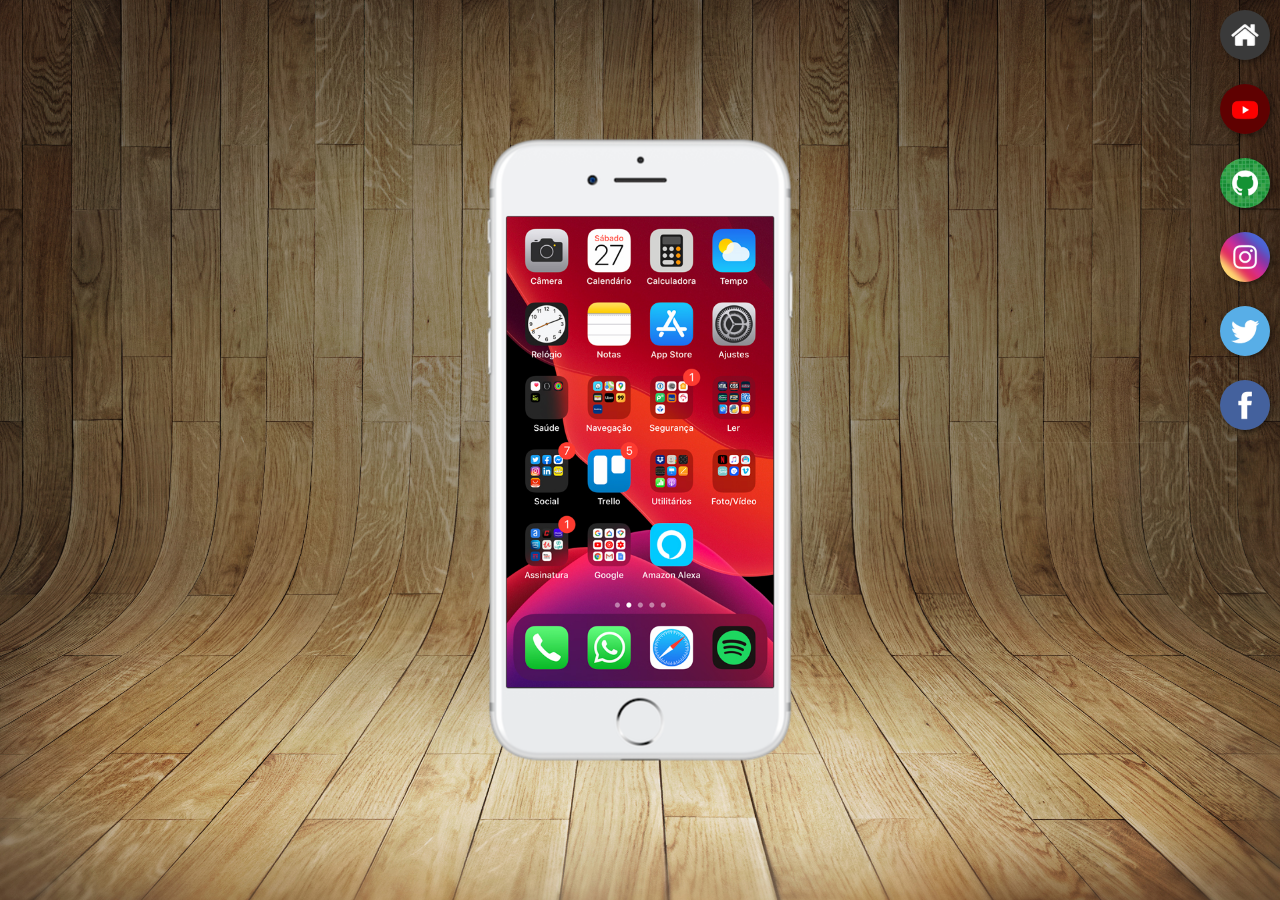
<file: index.html>
<!DOCTYPE html>
<html lang="pt-br">
<head>
    <meta charset="UTF-8">
    <meta http-equiv="X-UA-Compatible" content="IE=edge">
    <meta name="viewport" content="width=device-width, initial-scale=1.0">
    <link rel="shortcut icon" href="favicon.ico" type="image/x-icon">
    <link rel="stylesheet" href="estilos/style.css">
    <title>Projeto Redes Sociais</title>
</head>
<body>
    <main>
        <section id="telefone">
            <iframe src="home.html" name="tela" id="tela" frameborder="0">
                Sei navegador não é compativel com isso!!
            </iframe>
        </section>
        <section id="redes-sociais">
            <a href="home.html" target="tela"><img src="imagens/logo-home.jpg" alt="home"></a><br>
            <a href="youtube.html" target="tela"><img src="imagens/logo-youtube.jpg" alt="youtube"></a><br>
            <a href="github.html" target="tela"><img src="imagens/logo-github.jpg" alt="github"></a><br>
            <a href="instagram.html" target="tela"><img src="imagens/logo-instagram.jpg" alt="instagram"></a><br>
            <a href="twitter.html" target="tela"><img src="imagens/logo-twitter.jpg" alt="twitter"></a><br>
            <a href="facebook.html" target="tela"><img src="imagens/logo-facebook.jpg" alt="facebook"></a>
        </section>
    </main>
</body>
</html>
</file>
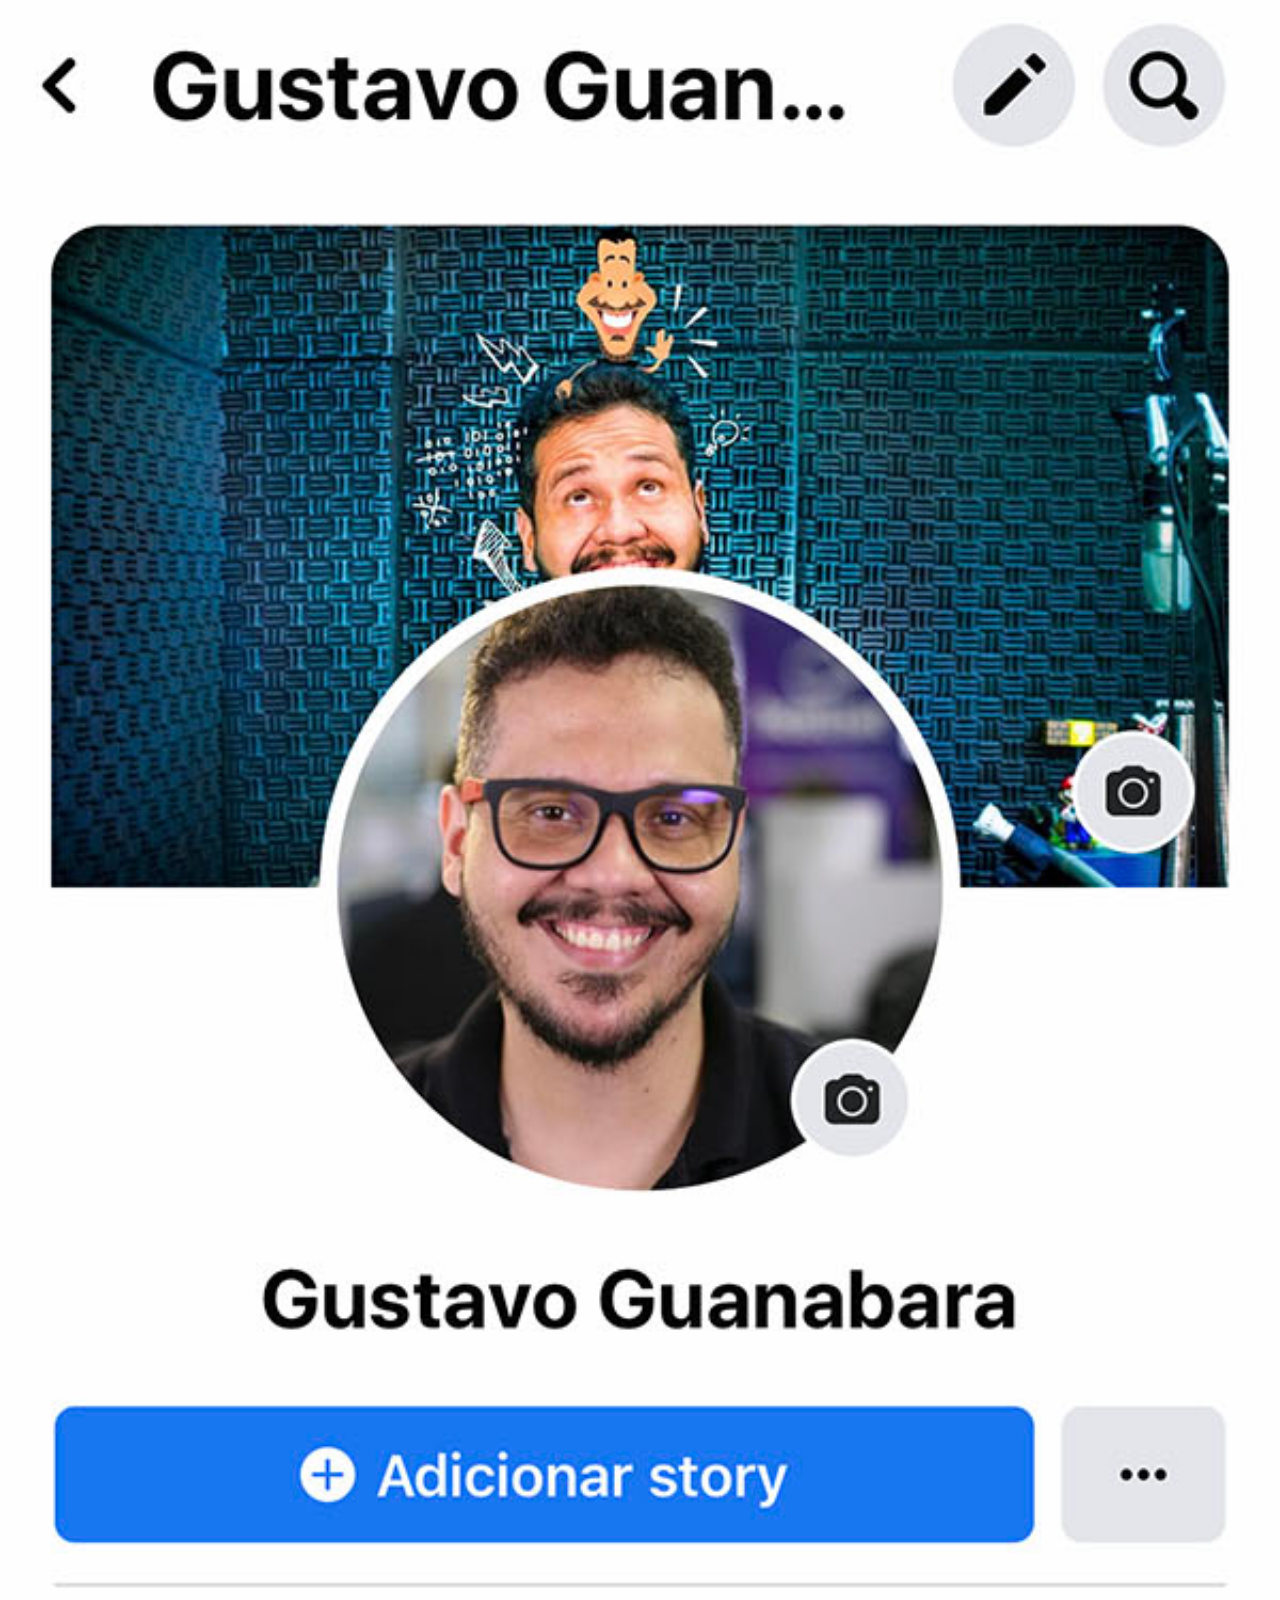
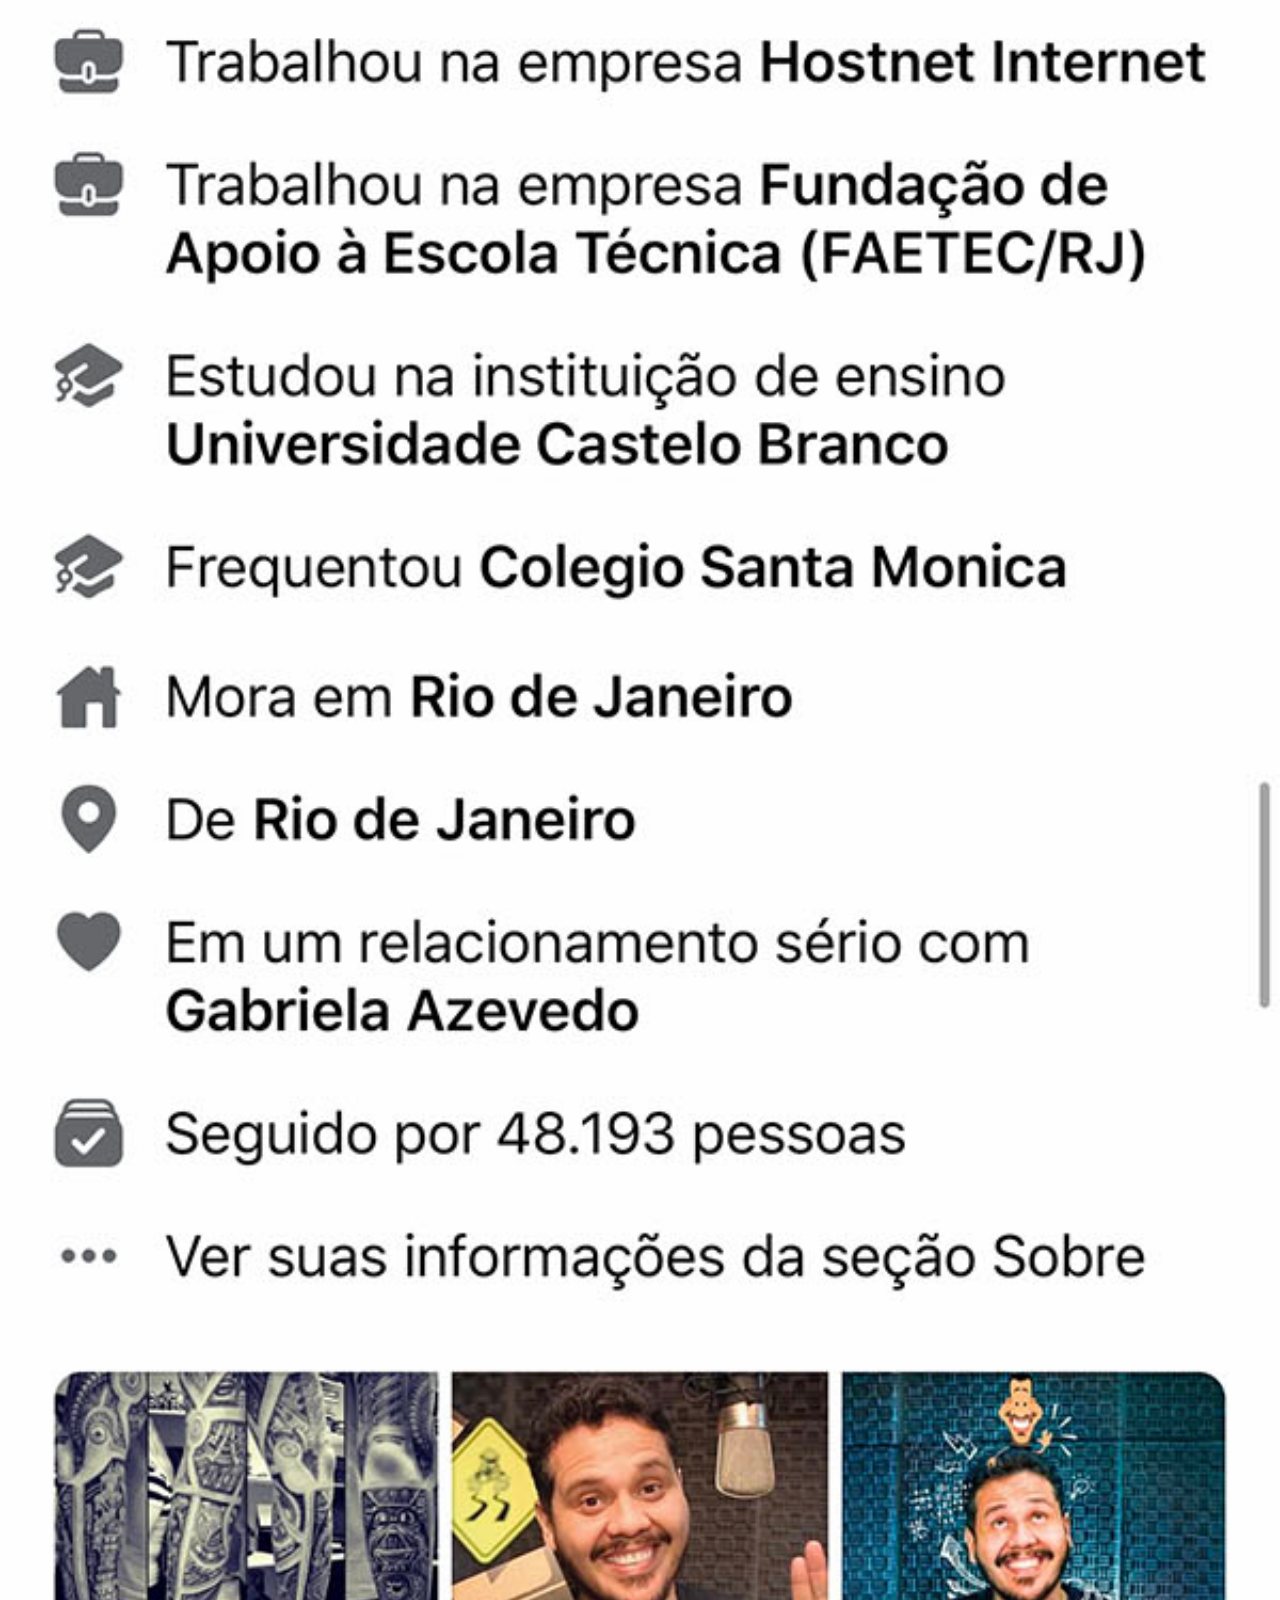
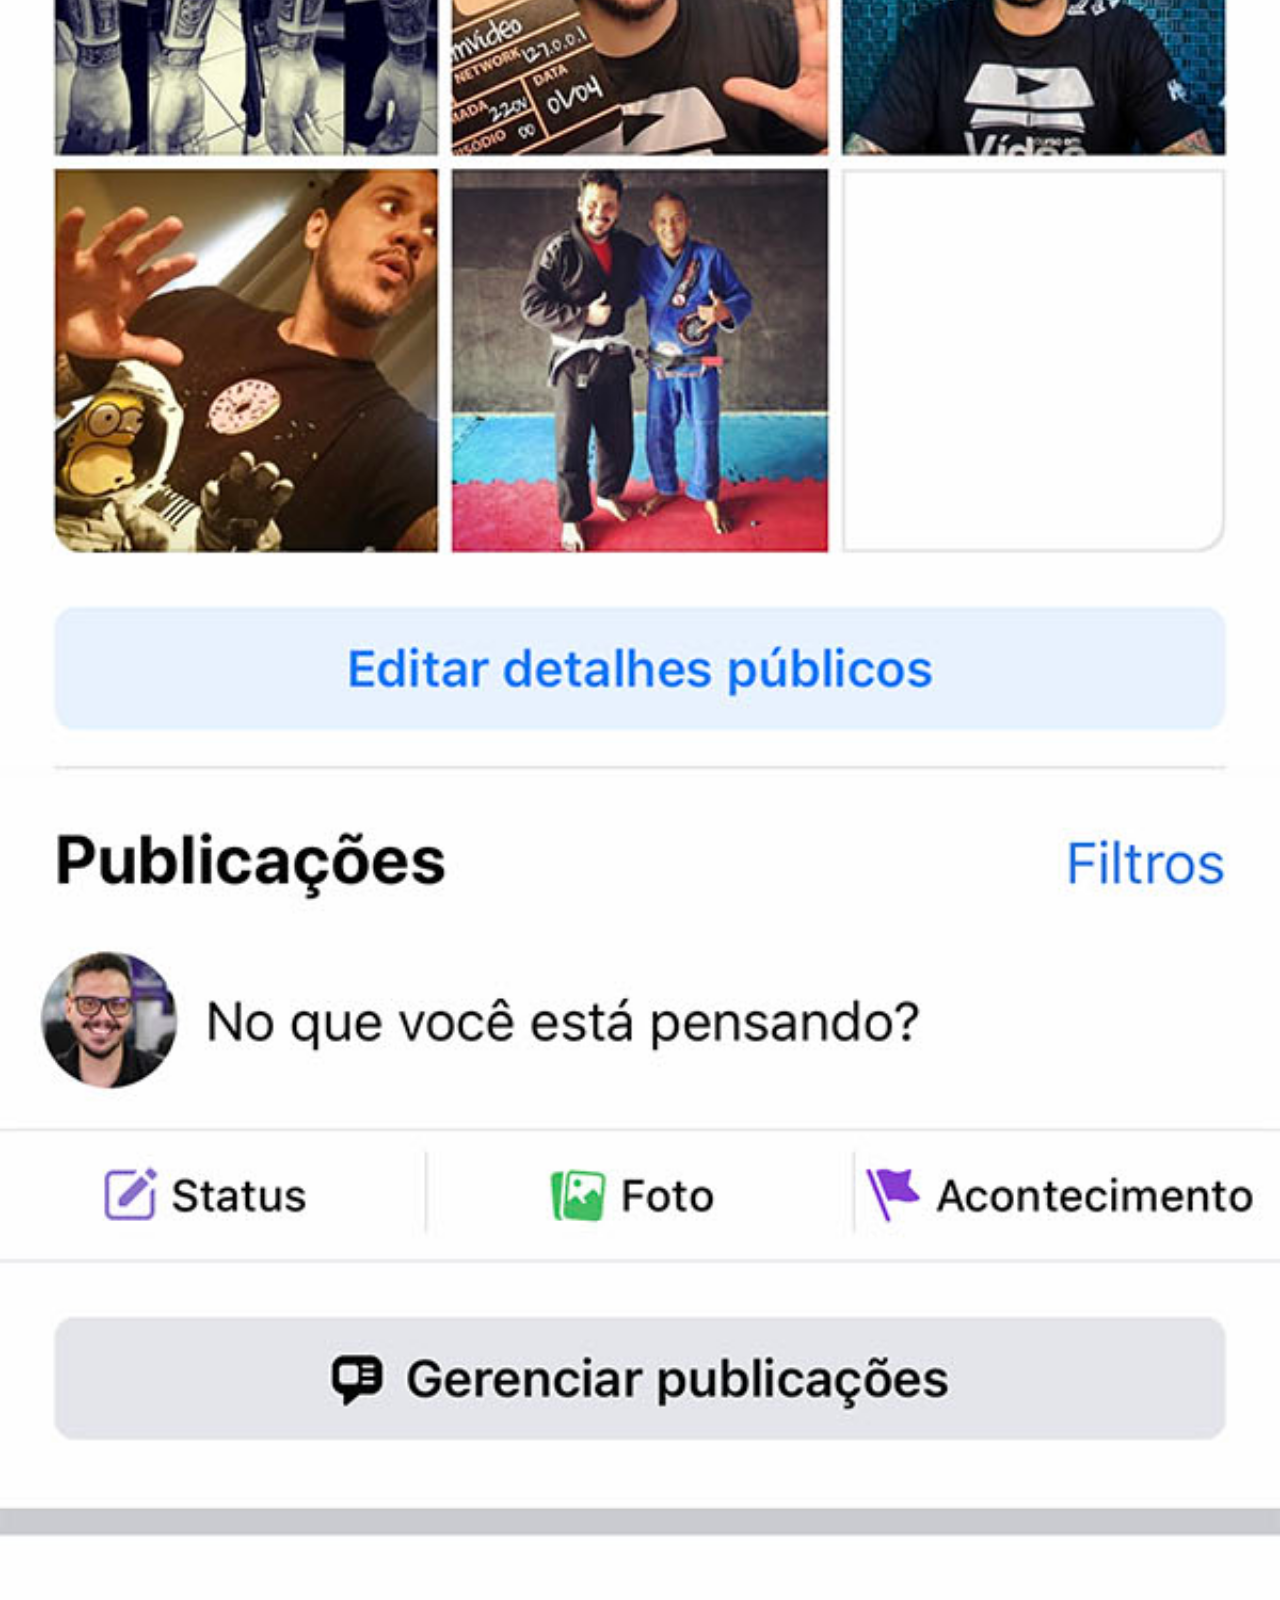
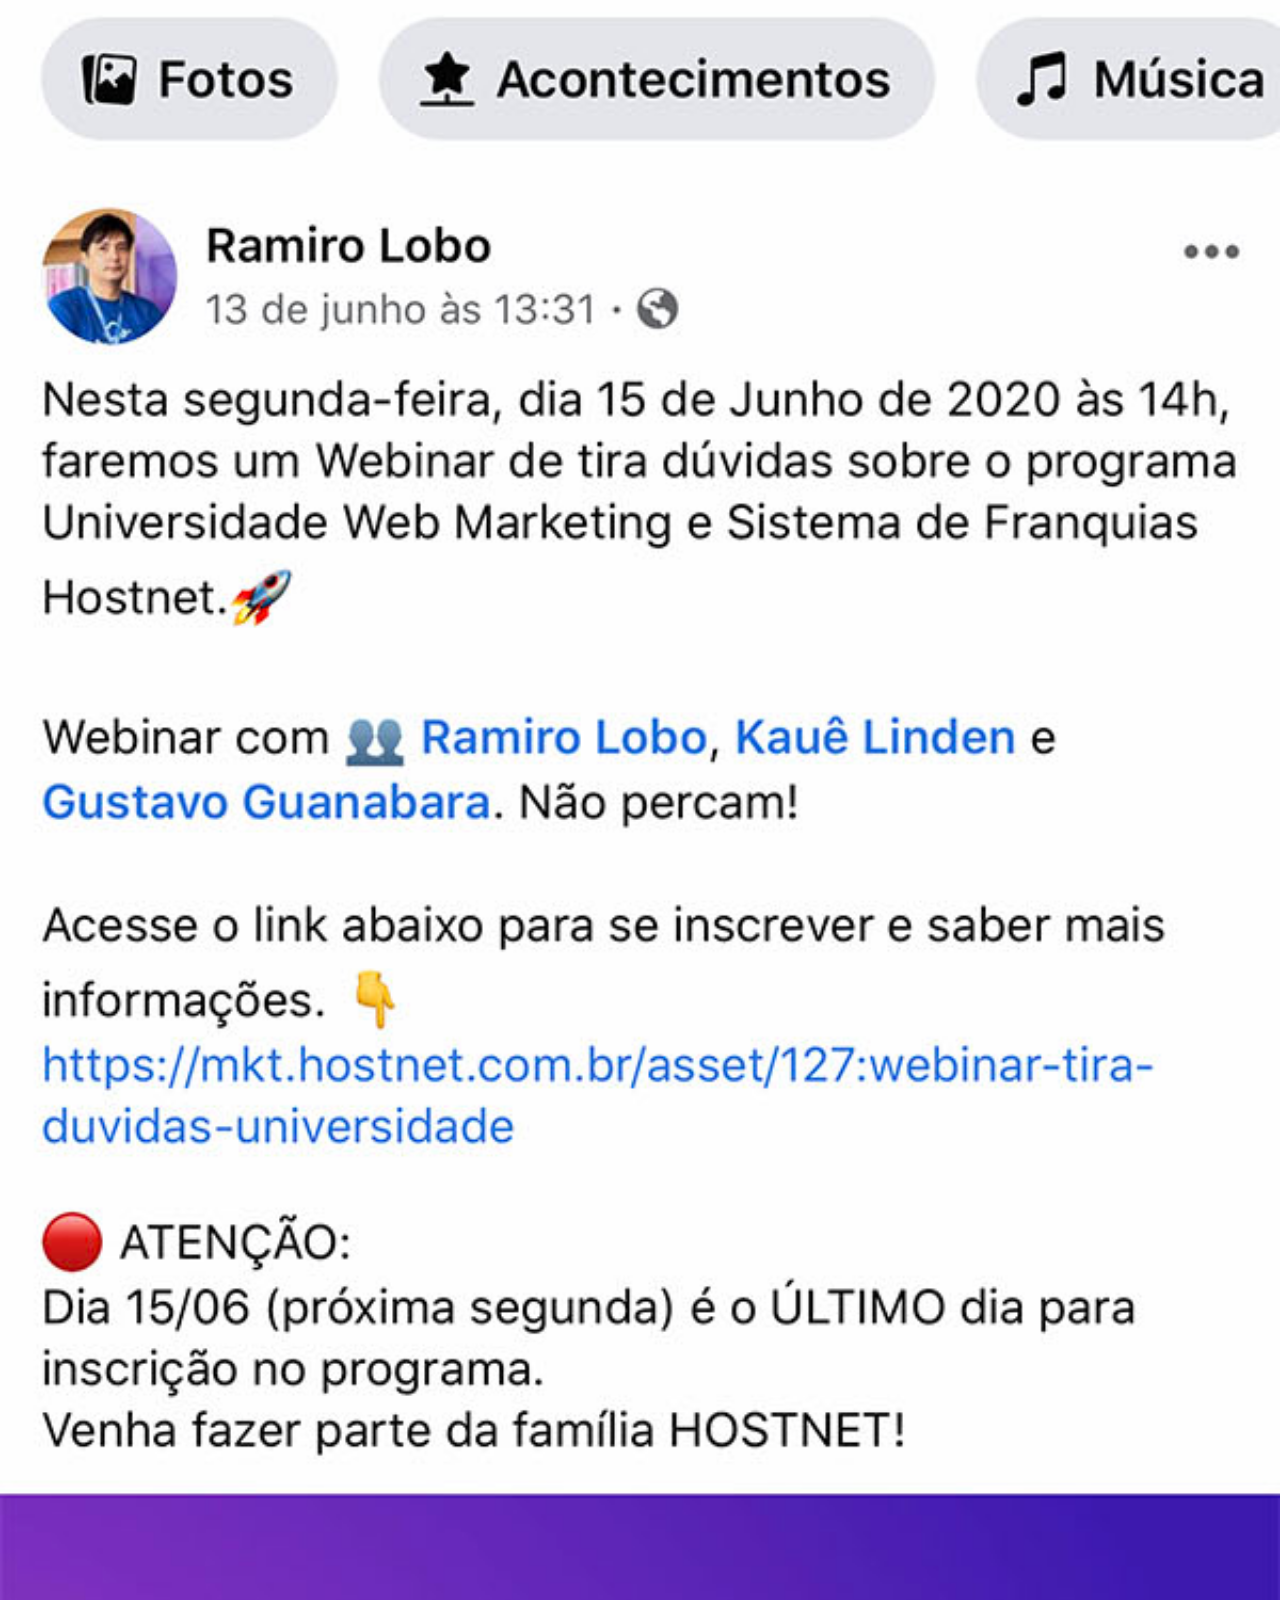
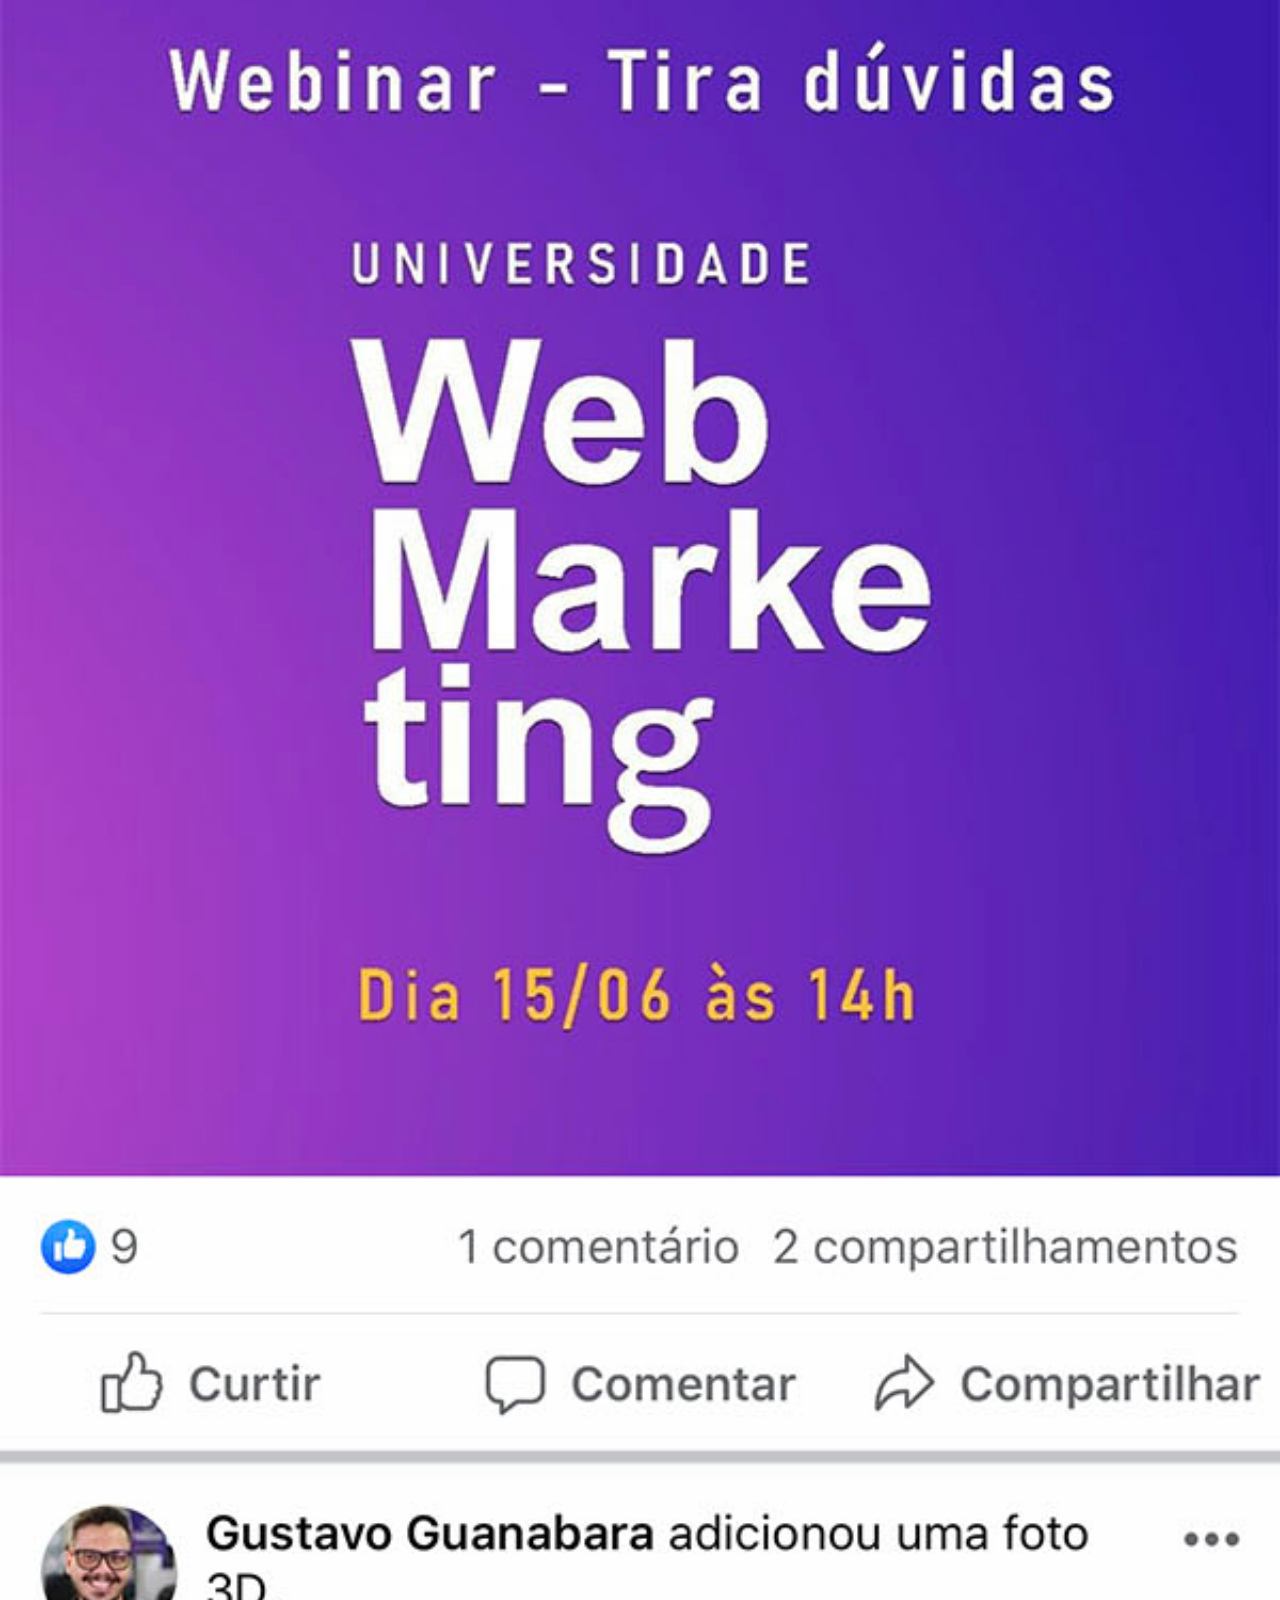
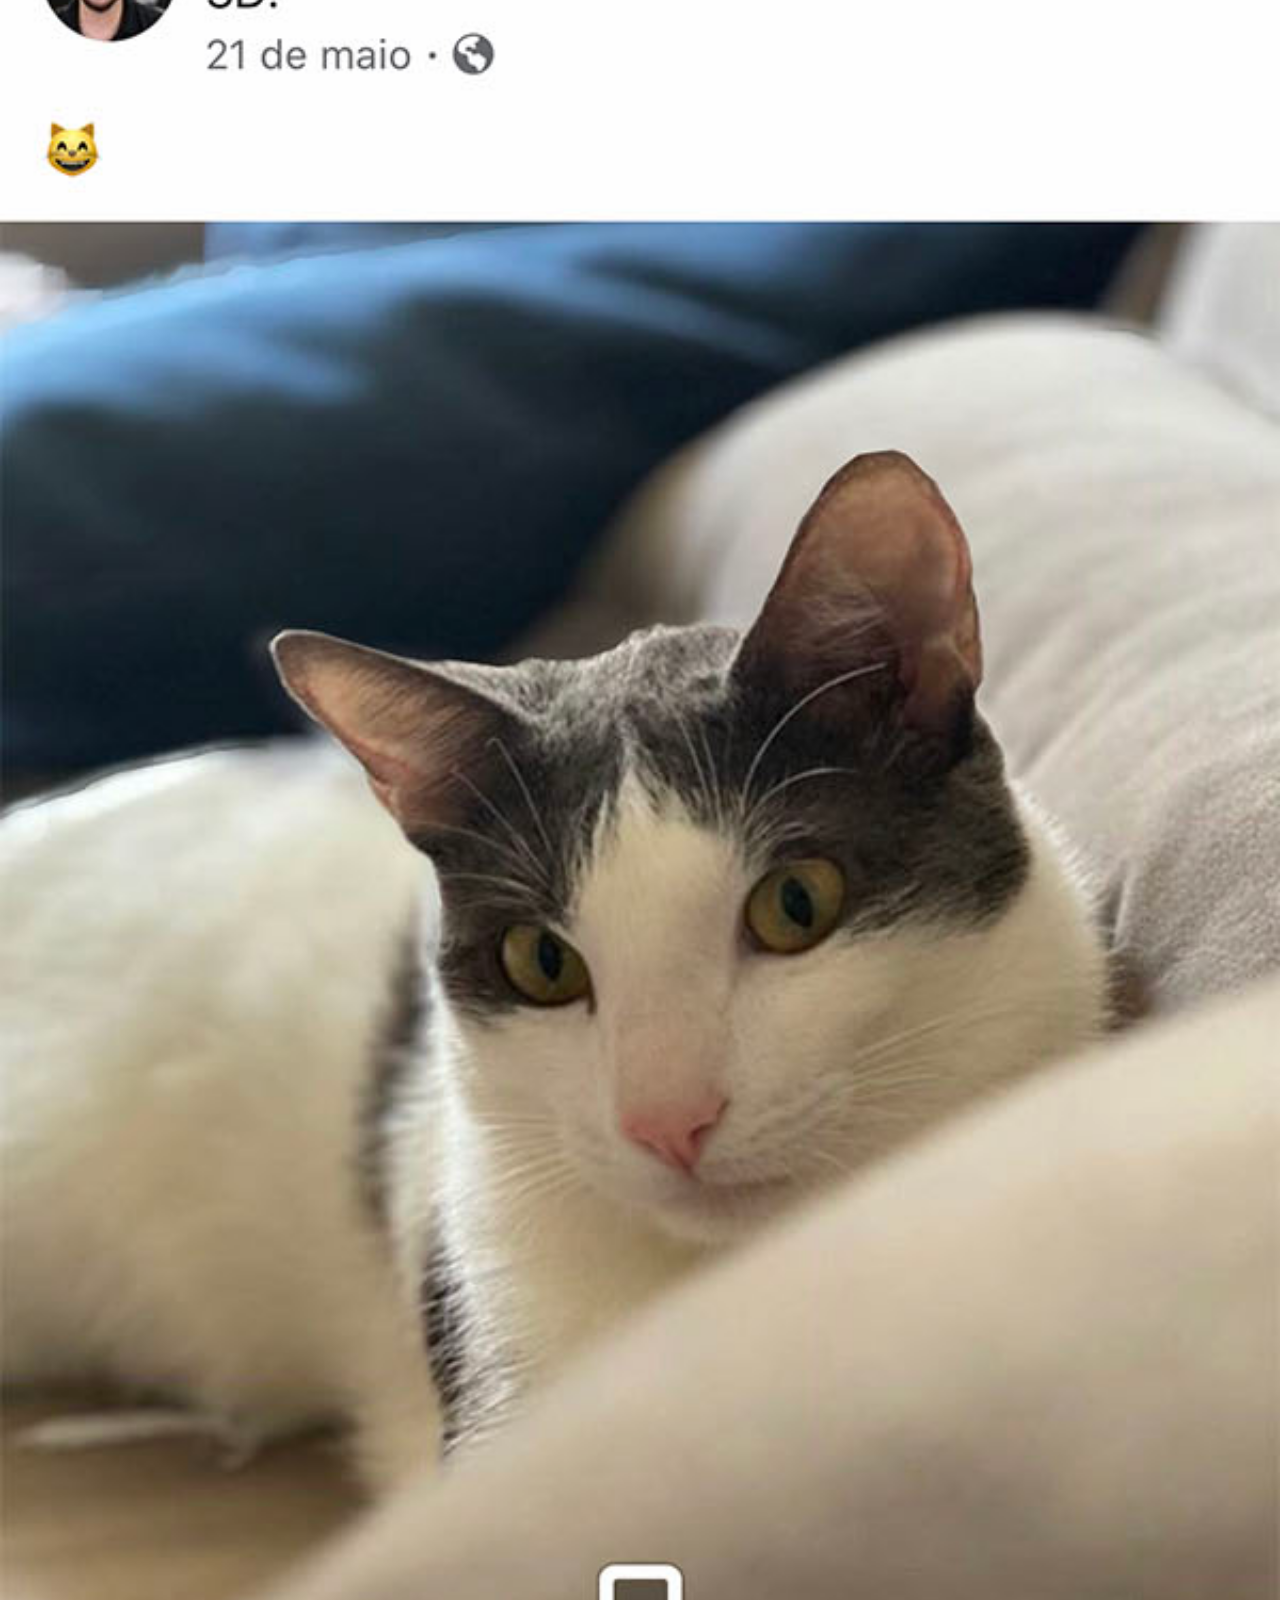
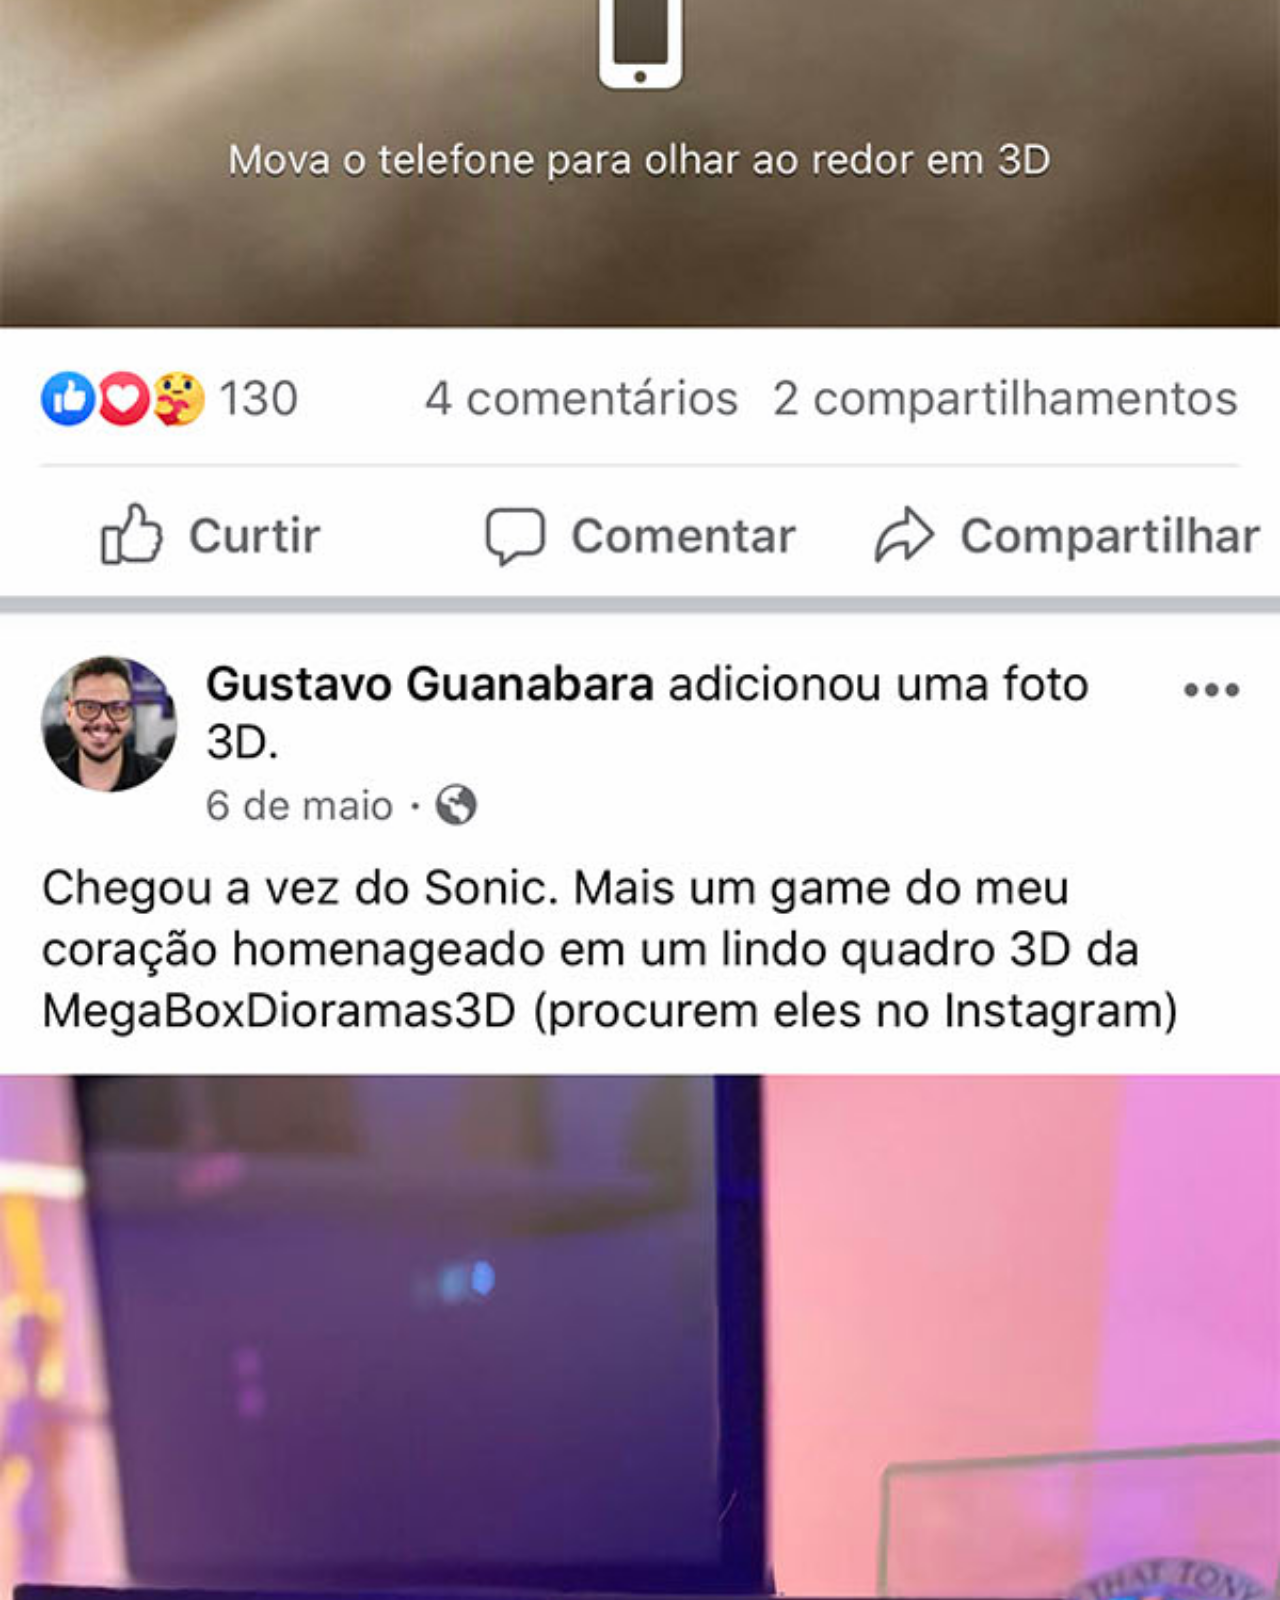
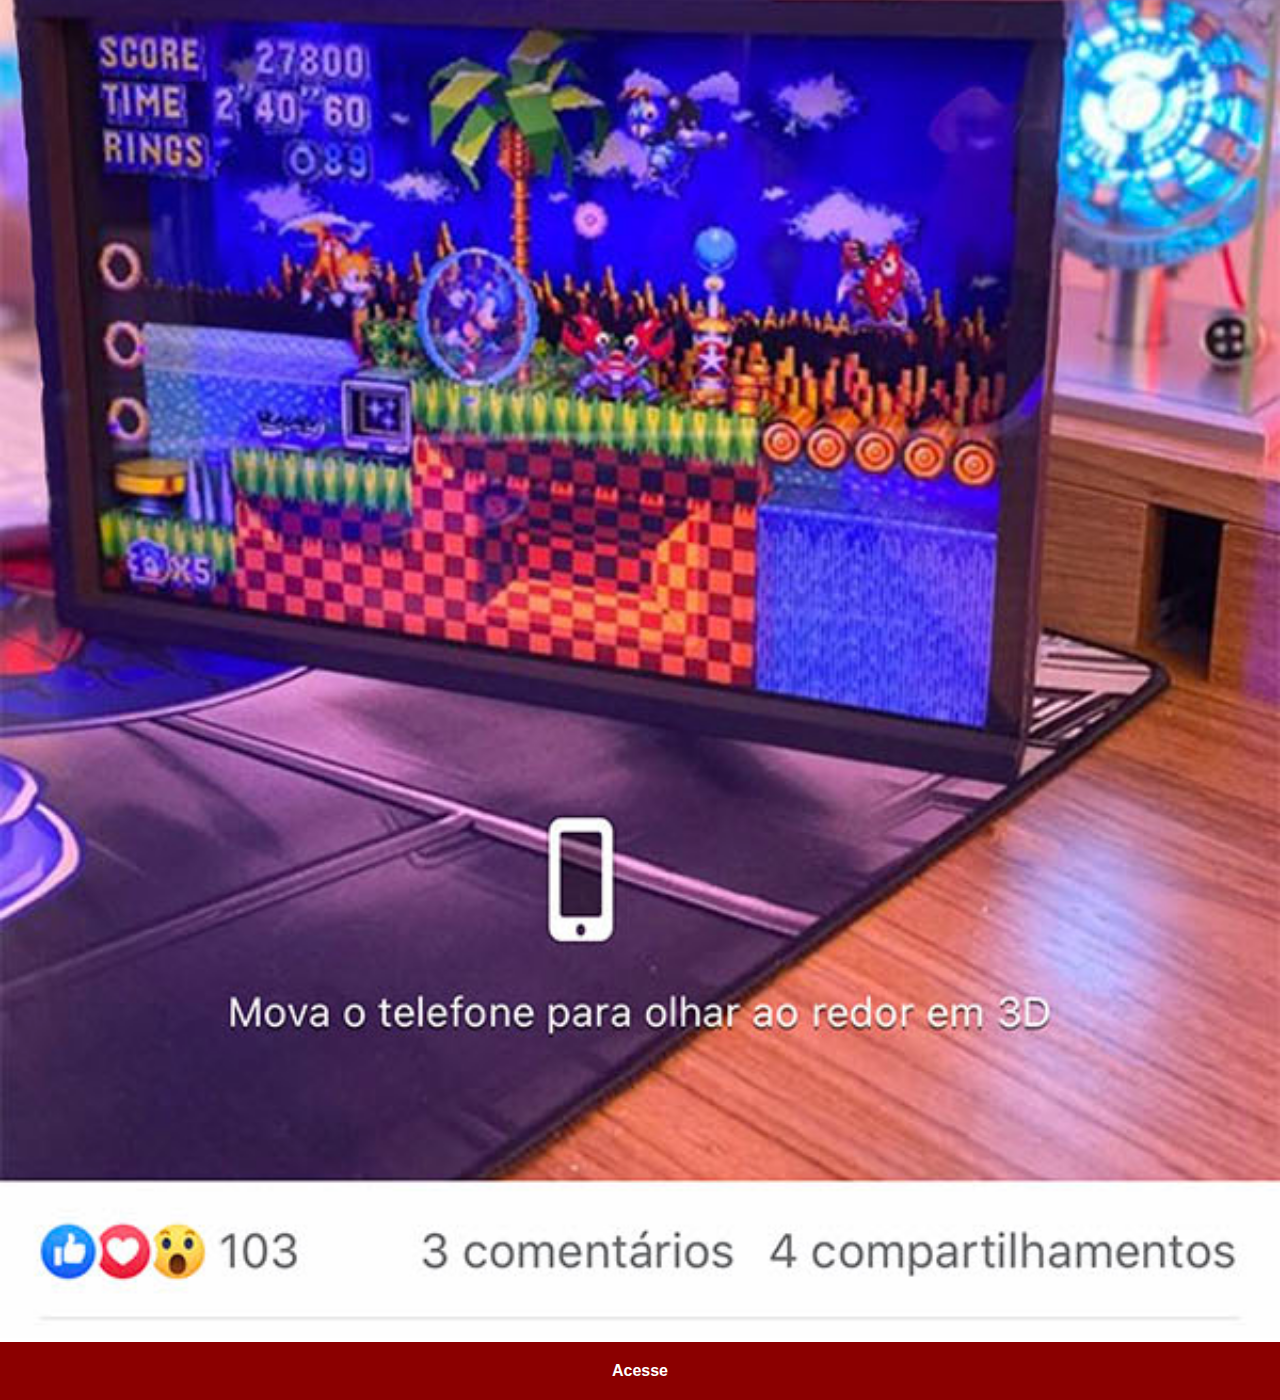
<file: facebook.html>
<!DOCTYPE html>
<html lang="pt-br">
<head>
    <meta charset="UTF-8">
    <meta http-equiv="X-UA-Compatible" content="IE=edge">
    <meta name="viewport" content="width=device-width, initial-scale=1.0">
    <link rel="stylesheet" href="estilos/social.css">
    <title>Facebook</title>
</head>
<body>
    <img src="imagens/tela-facebook.jpg" alt="Facebook">
    <a href="#">Acesse</a>
</body>
</html>
</file>
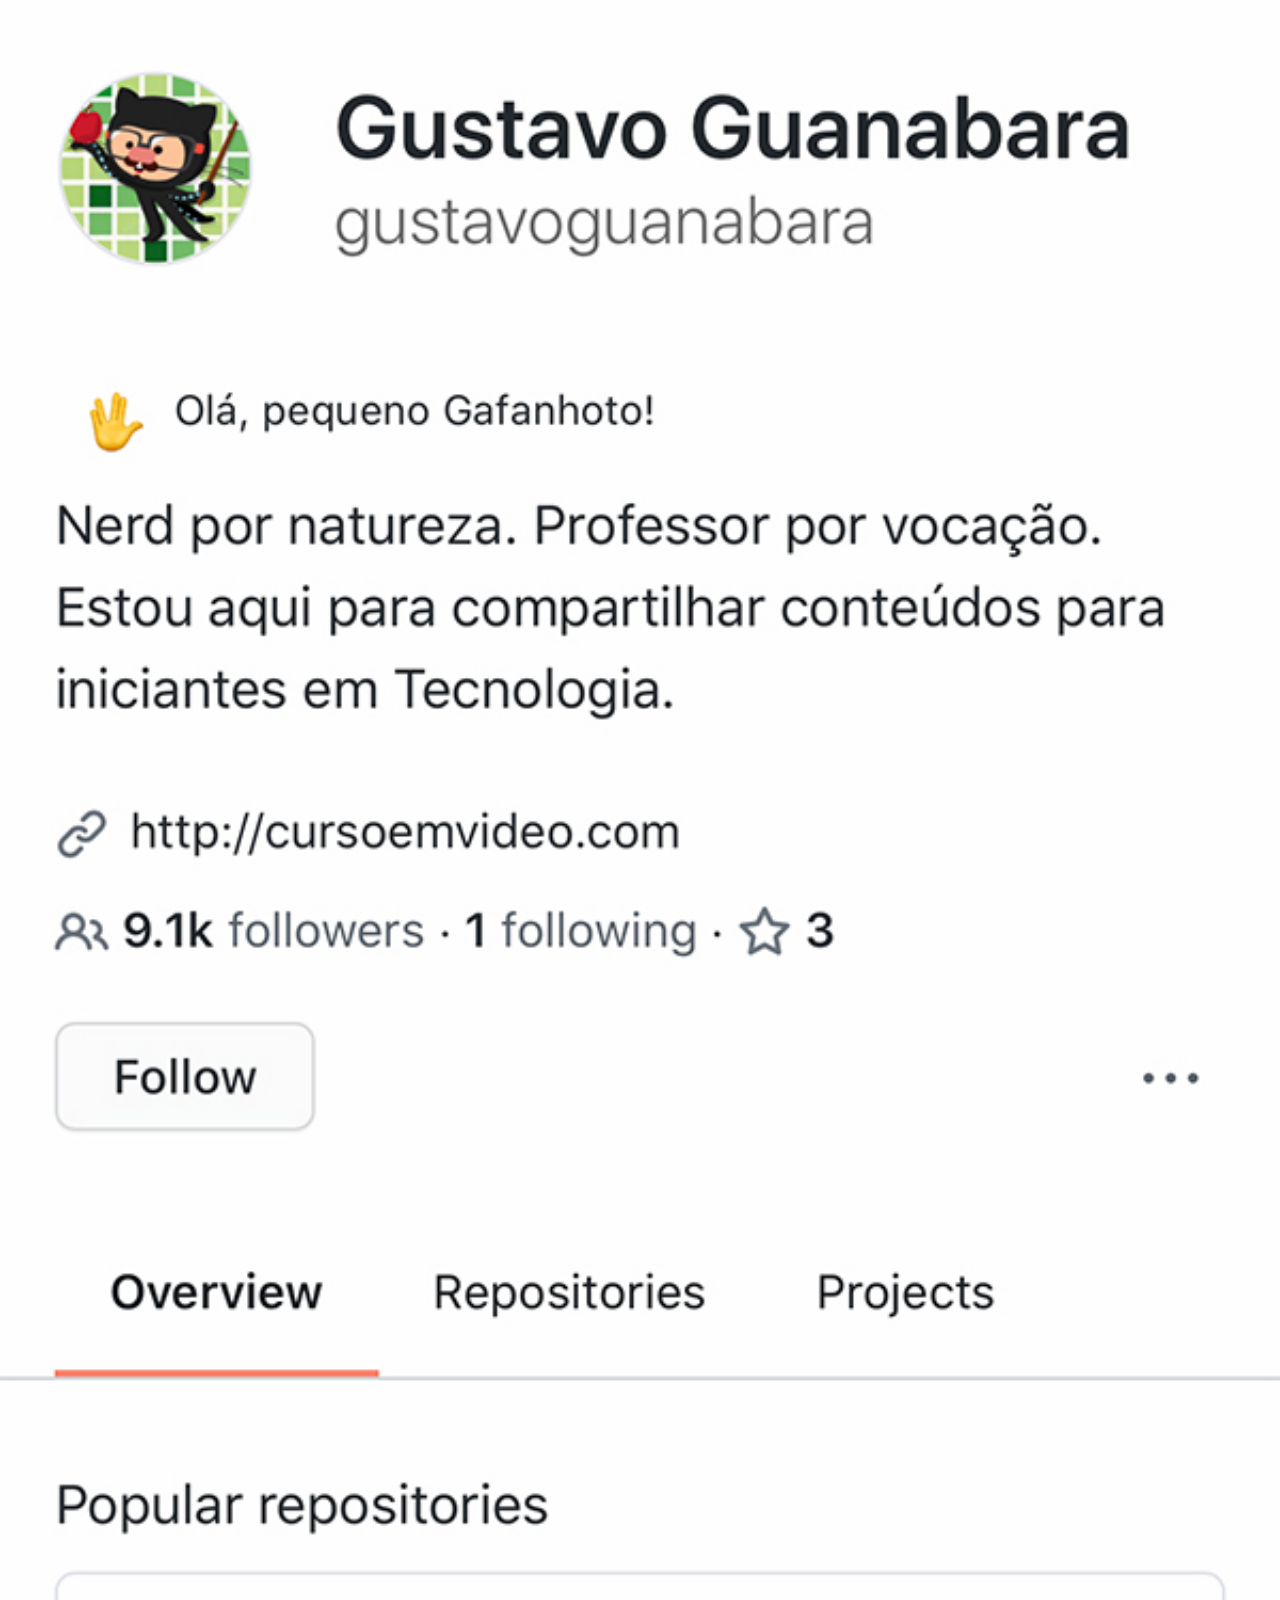
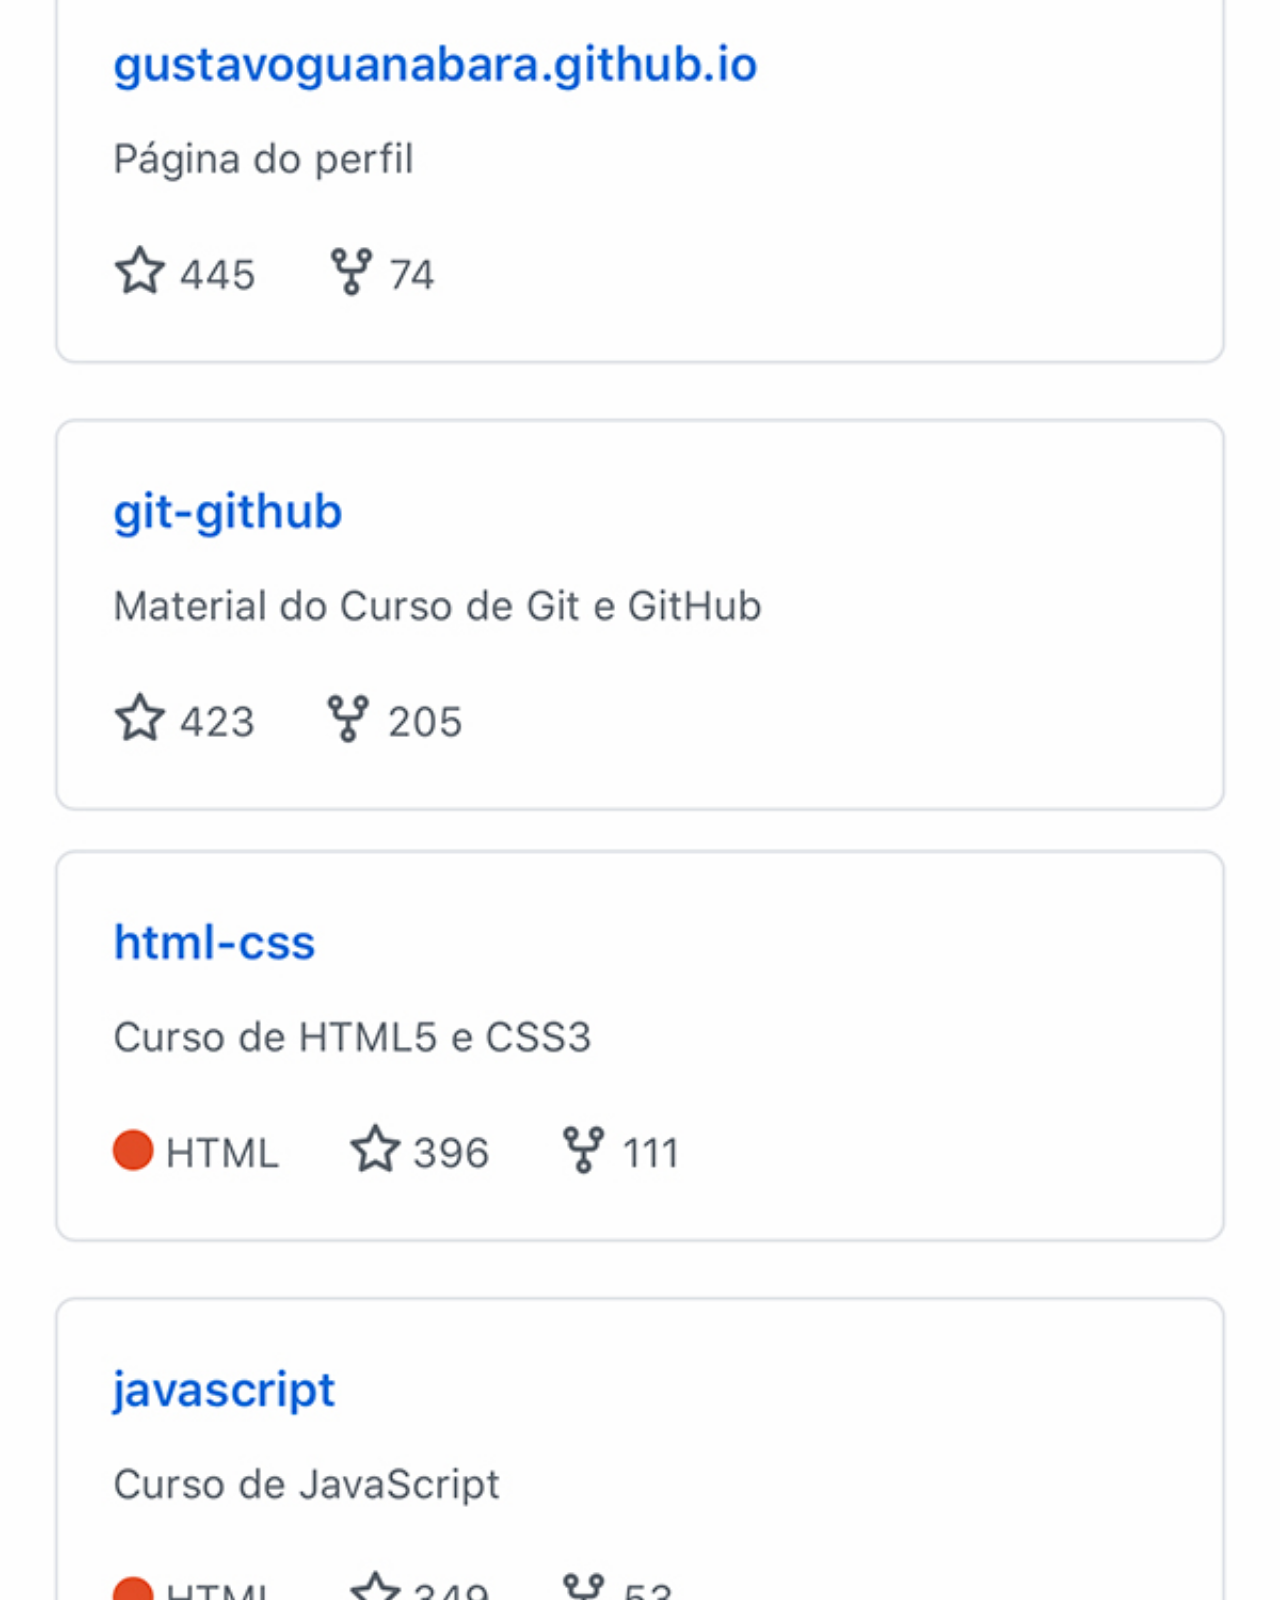
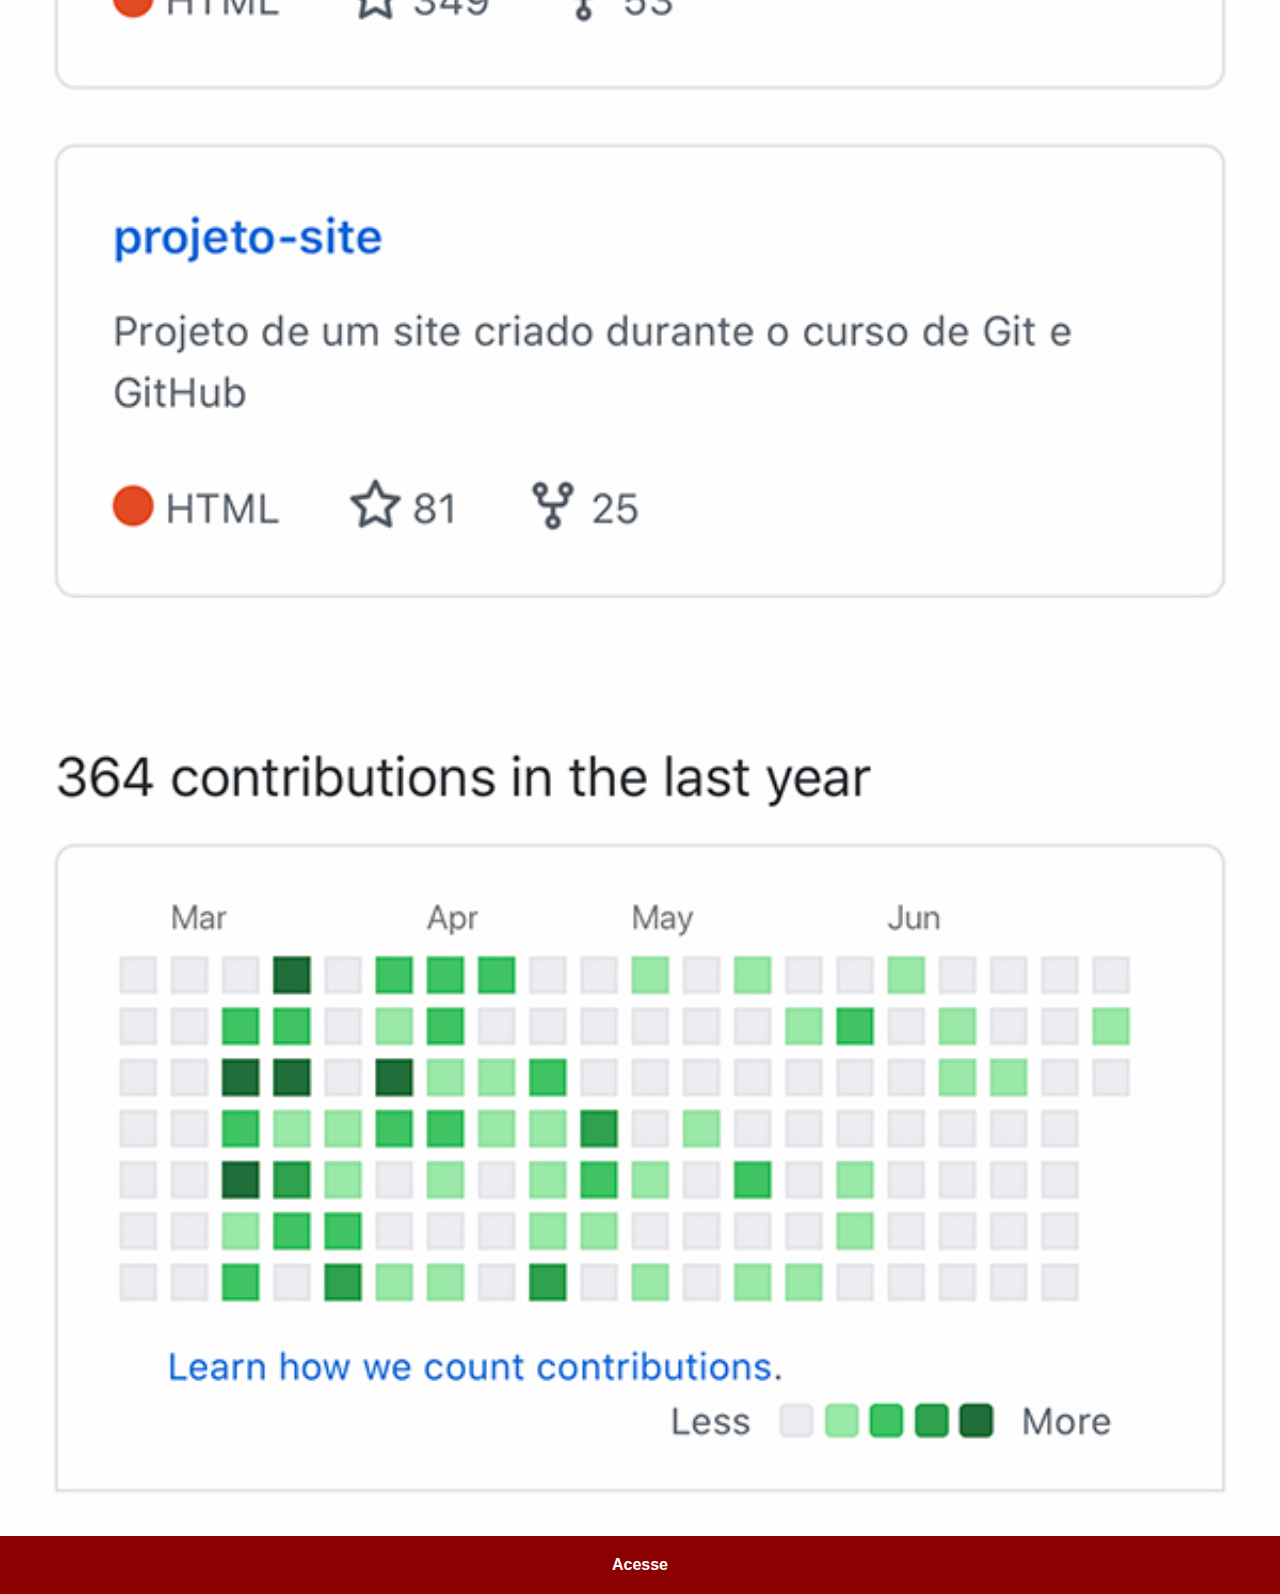
<file: github.html>
<!DOCTYPE html>
<html lang="pt-br">
<head>
    <meta charset="UTF-8">
    <meta http-equiv="X-UA-Compatible" content="IE=edge">
    <meta name="viewport" content="width=device-width, initial-scale=1.0">
    <link rel="stylesheet" href="estilos/social.css">
    <title>Github</title>
</head>
<body>
    <img src="imagens/tela-github.jpg" alt="github">
    <a href="https://github.com/IvonaldoBarbosa" target="_blank">Acesse</a>
</body>
</html>
</file>
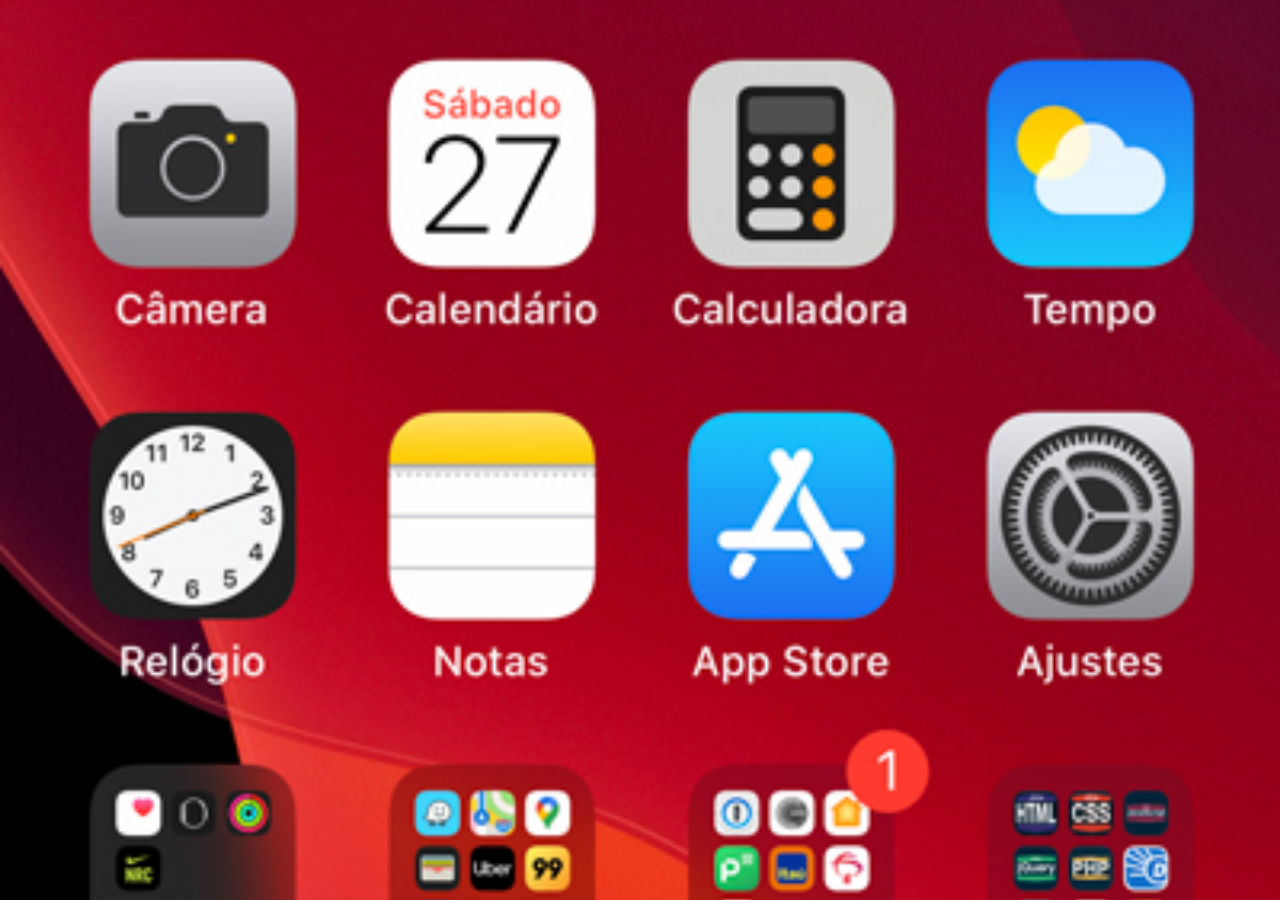
<file: home.html>
<!DOCTYPE html>
<html lang="pt-br">
<head>
    <meta charset="UTF-8">
    <meta http-equiv="X-UA-Compatible" content="IE=edge">
    <meta name="viewport" content="width=device-width, initial-scale=1.0">
    <title>Home</title>
    <style>
        *{
            margin: 0px;
            padding: 0px;
        }

        body{
            height: 100vh;
            width: 100vw;
            background: black url('imagens/tela-home.jpg') no-repeat top center;
            background-size: cover;
        }
    </style>
</head>
<body>
    
</body>
</html>
</file>
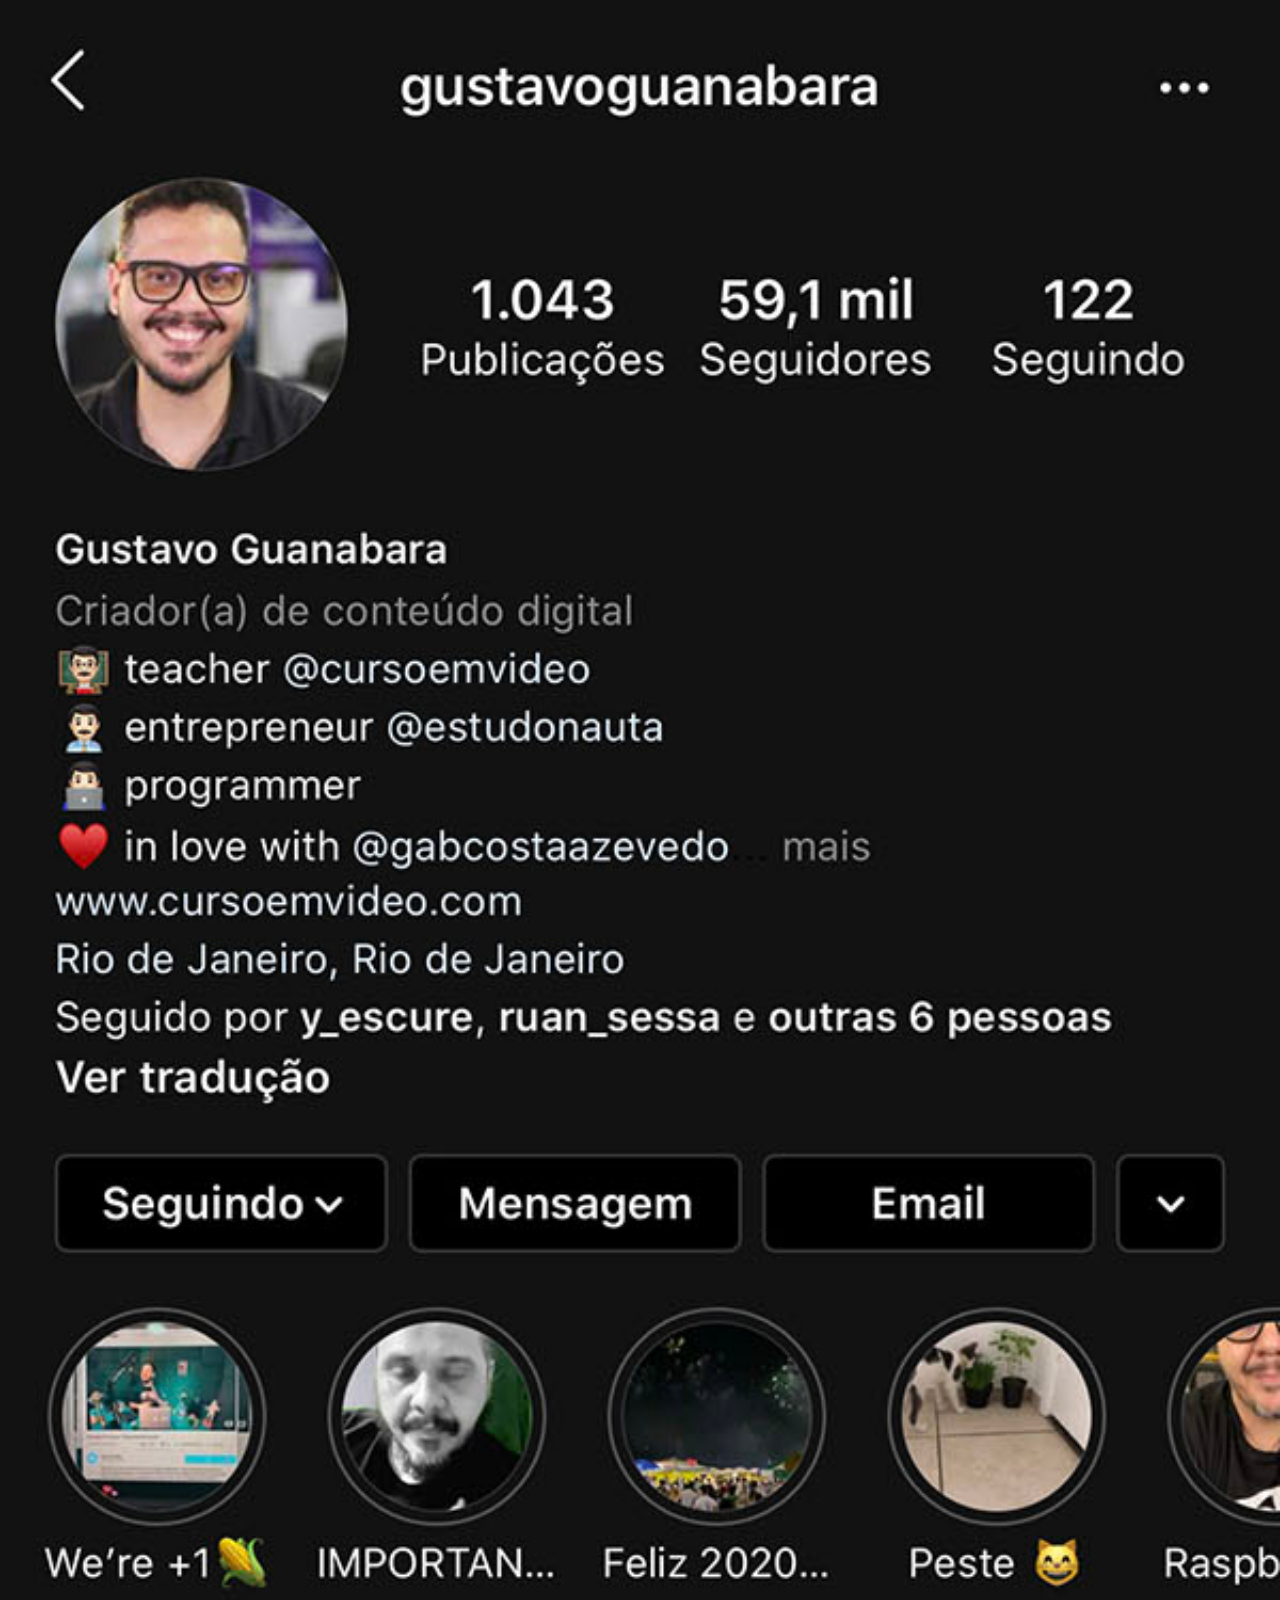
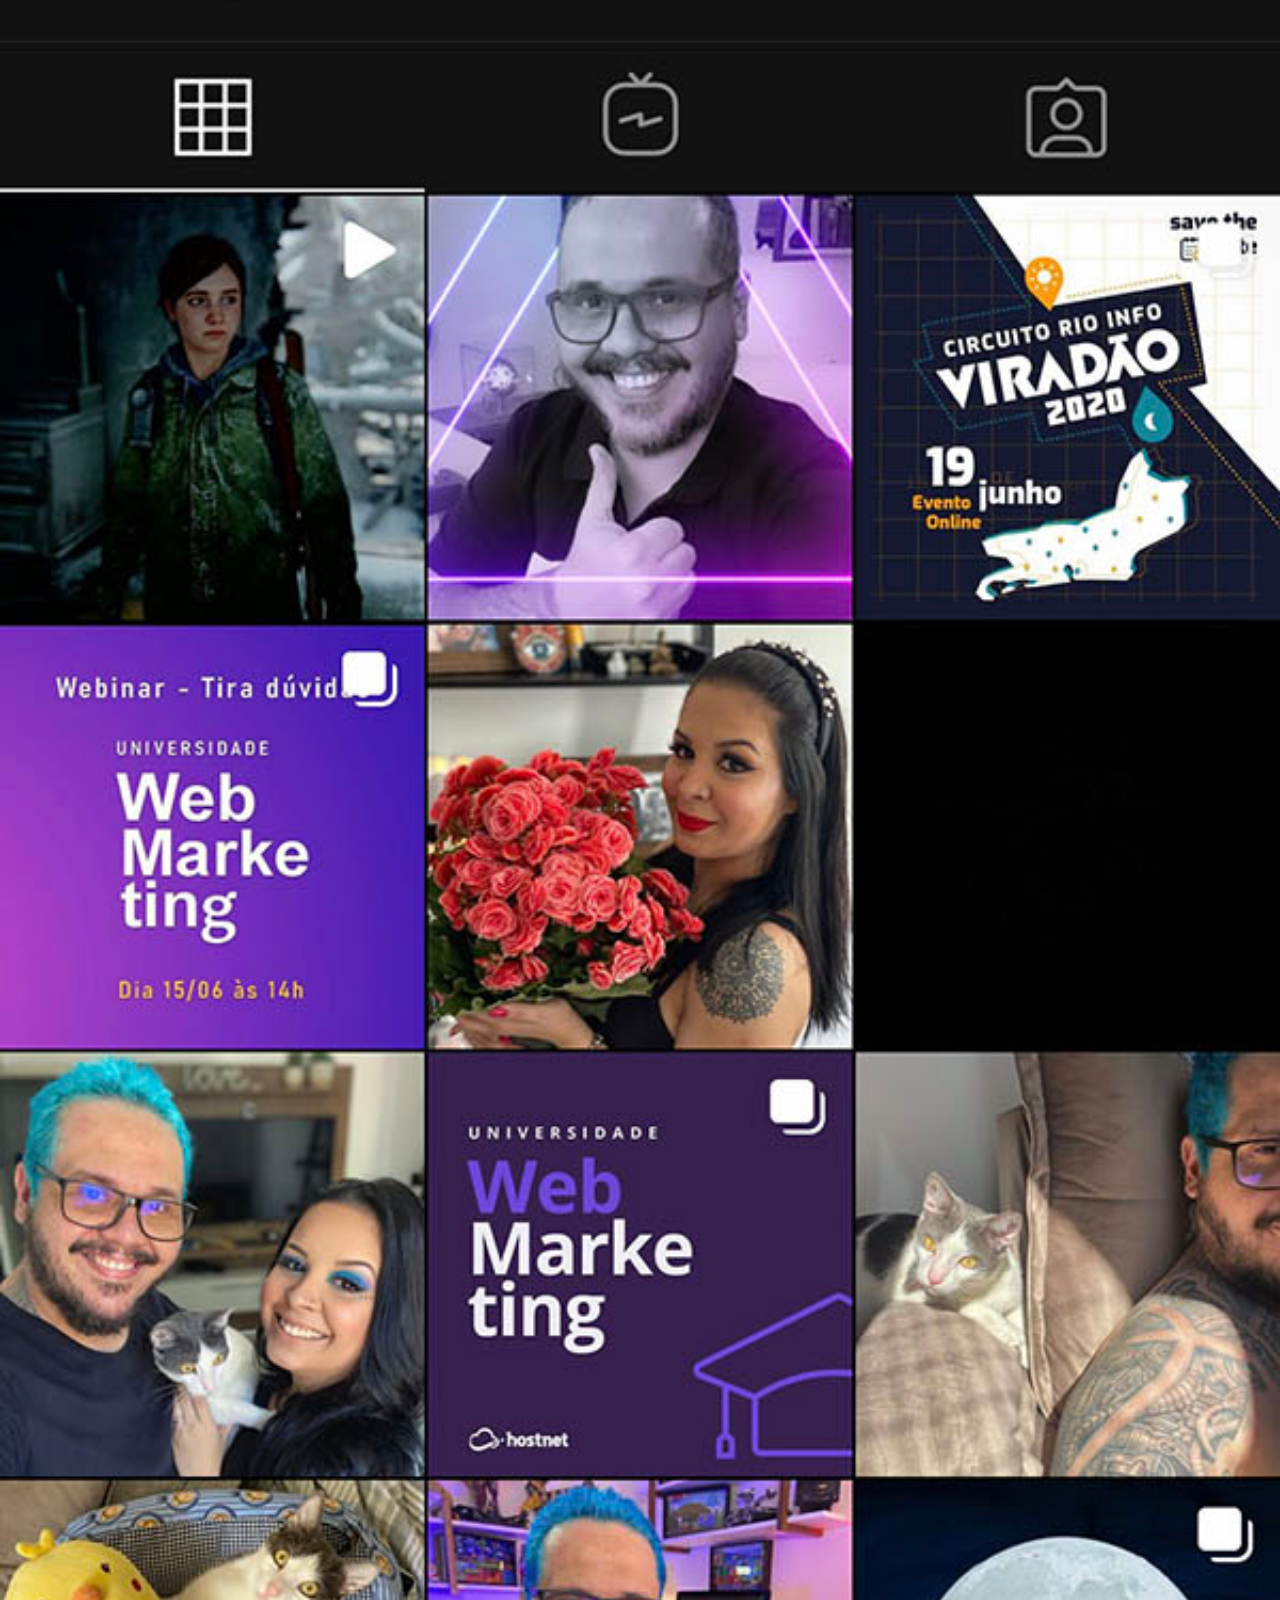
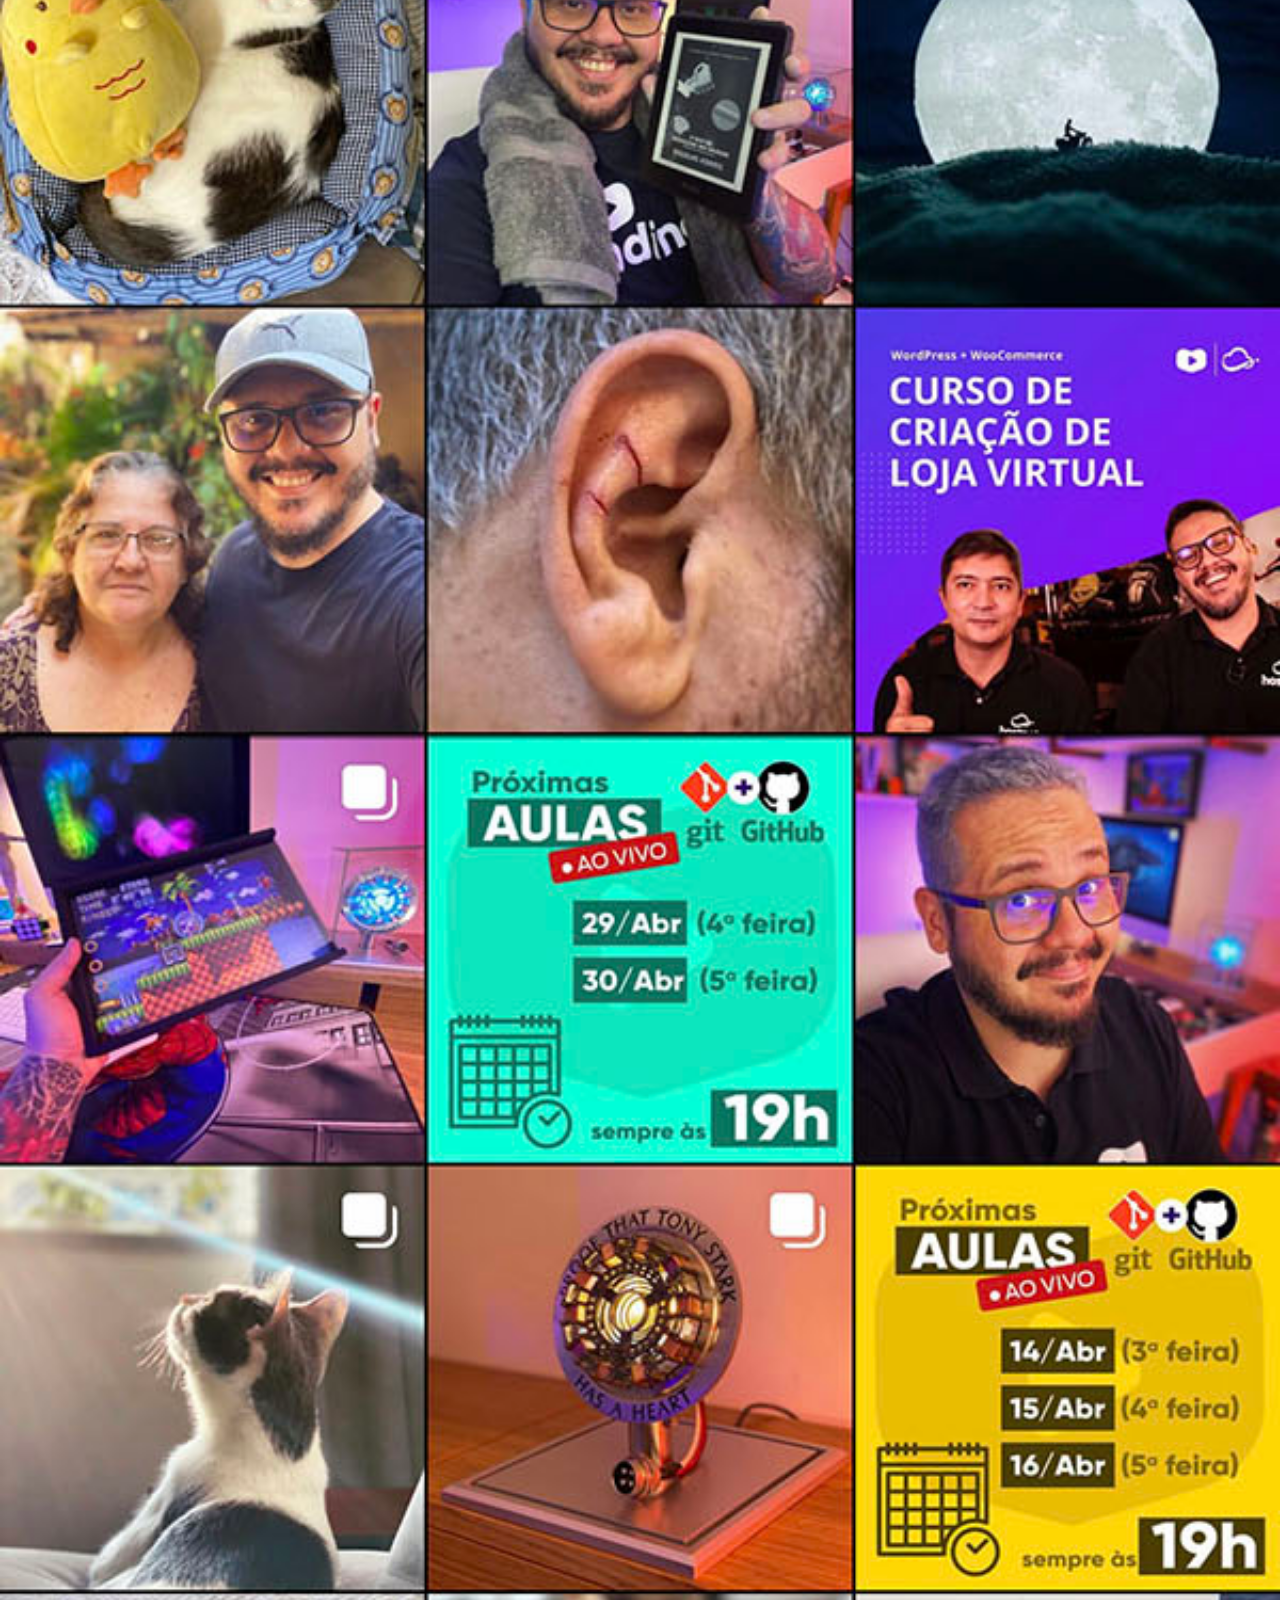
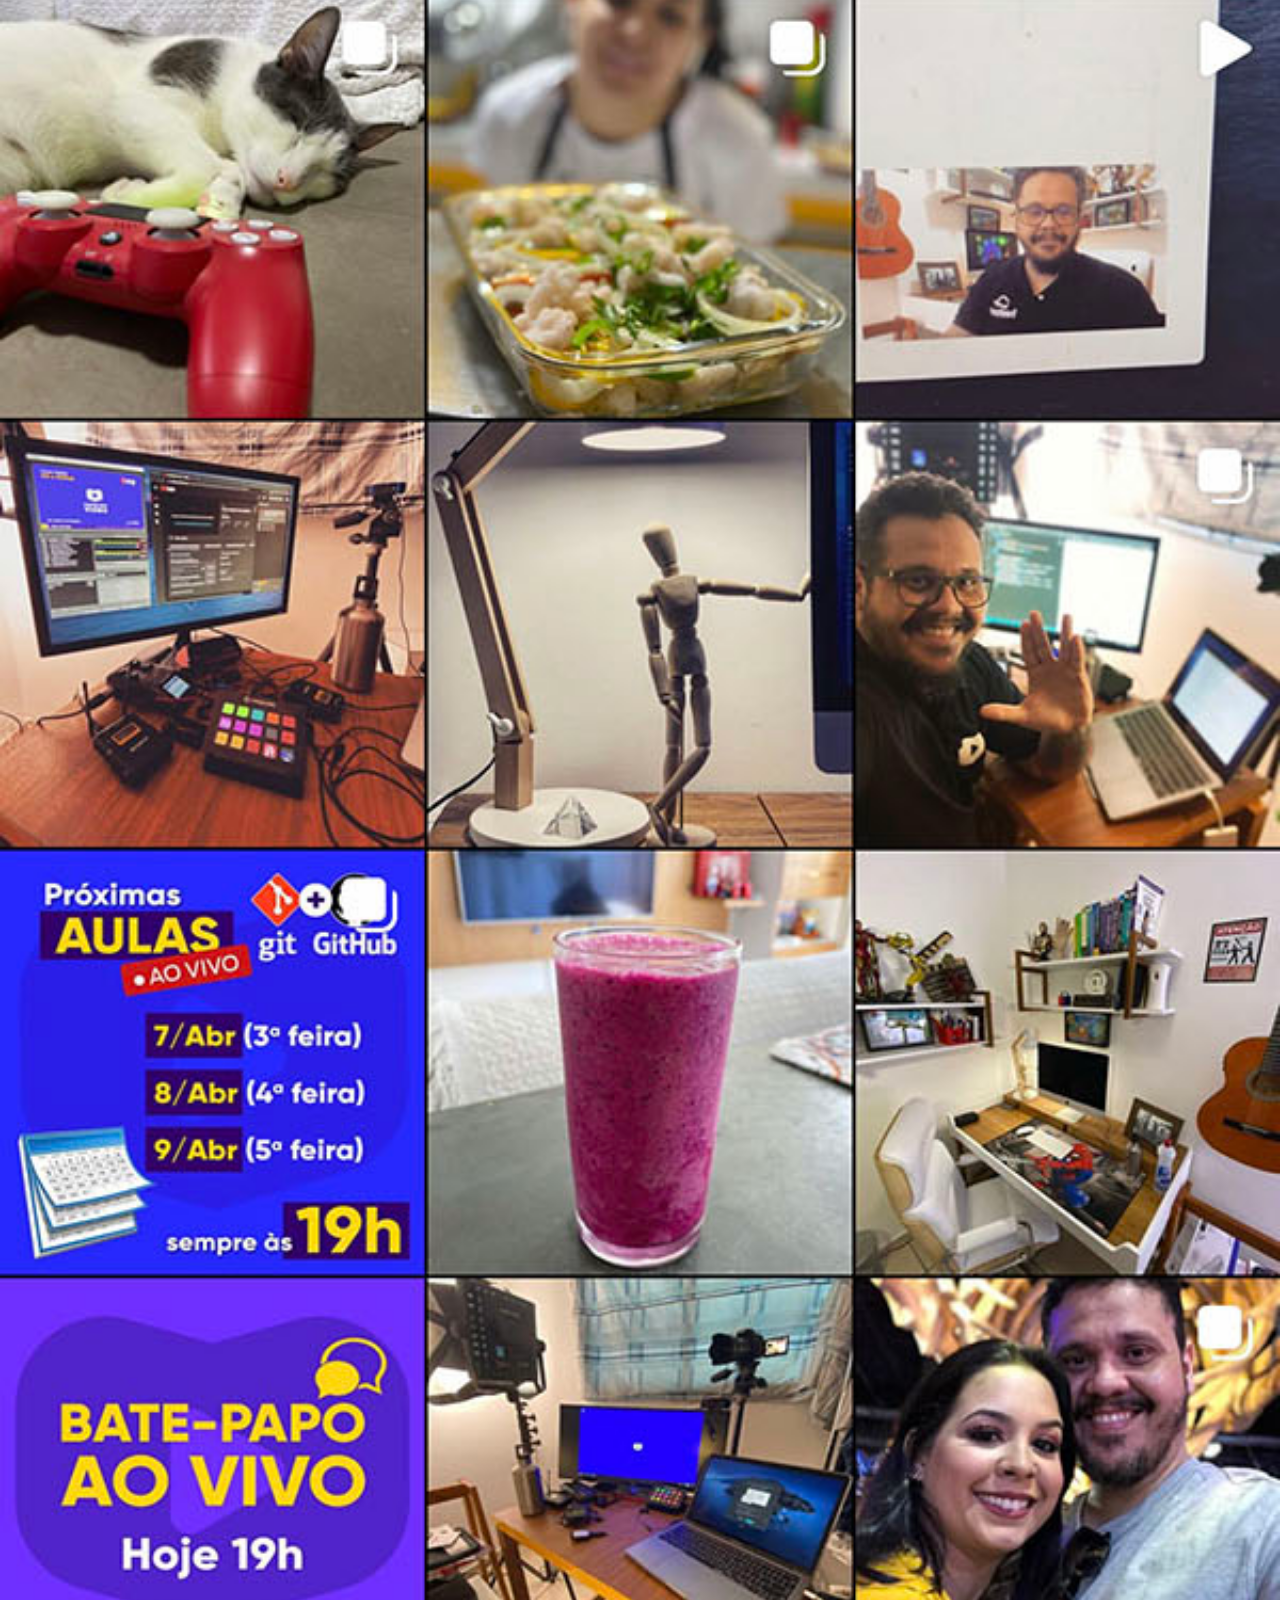
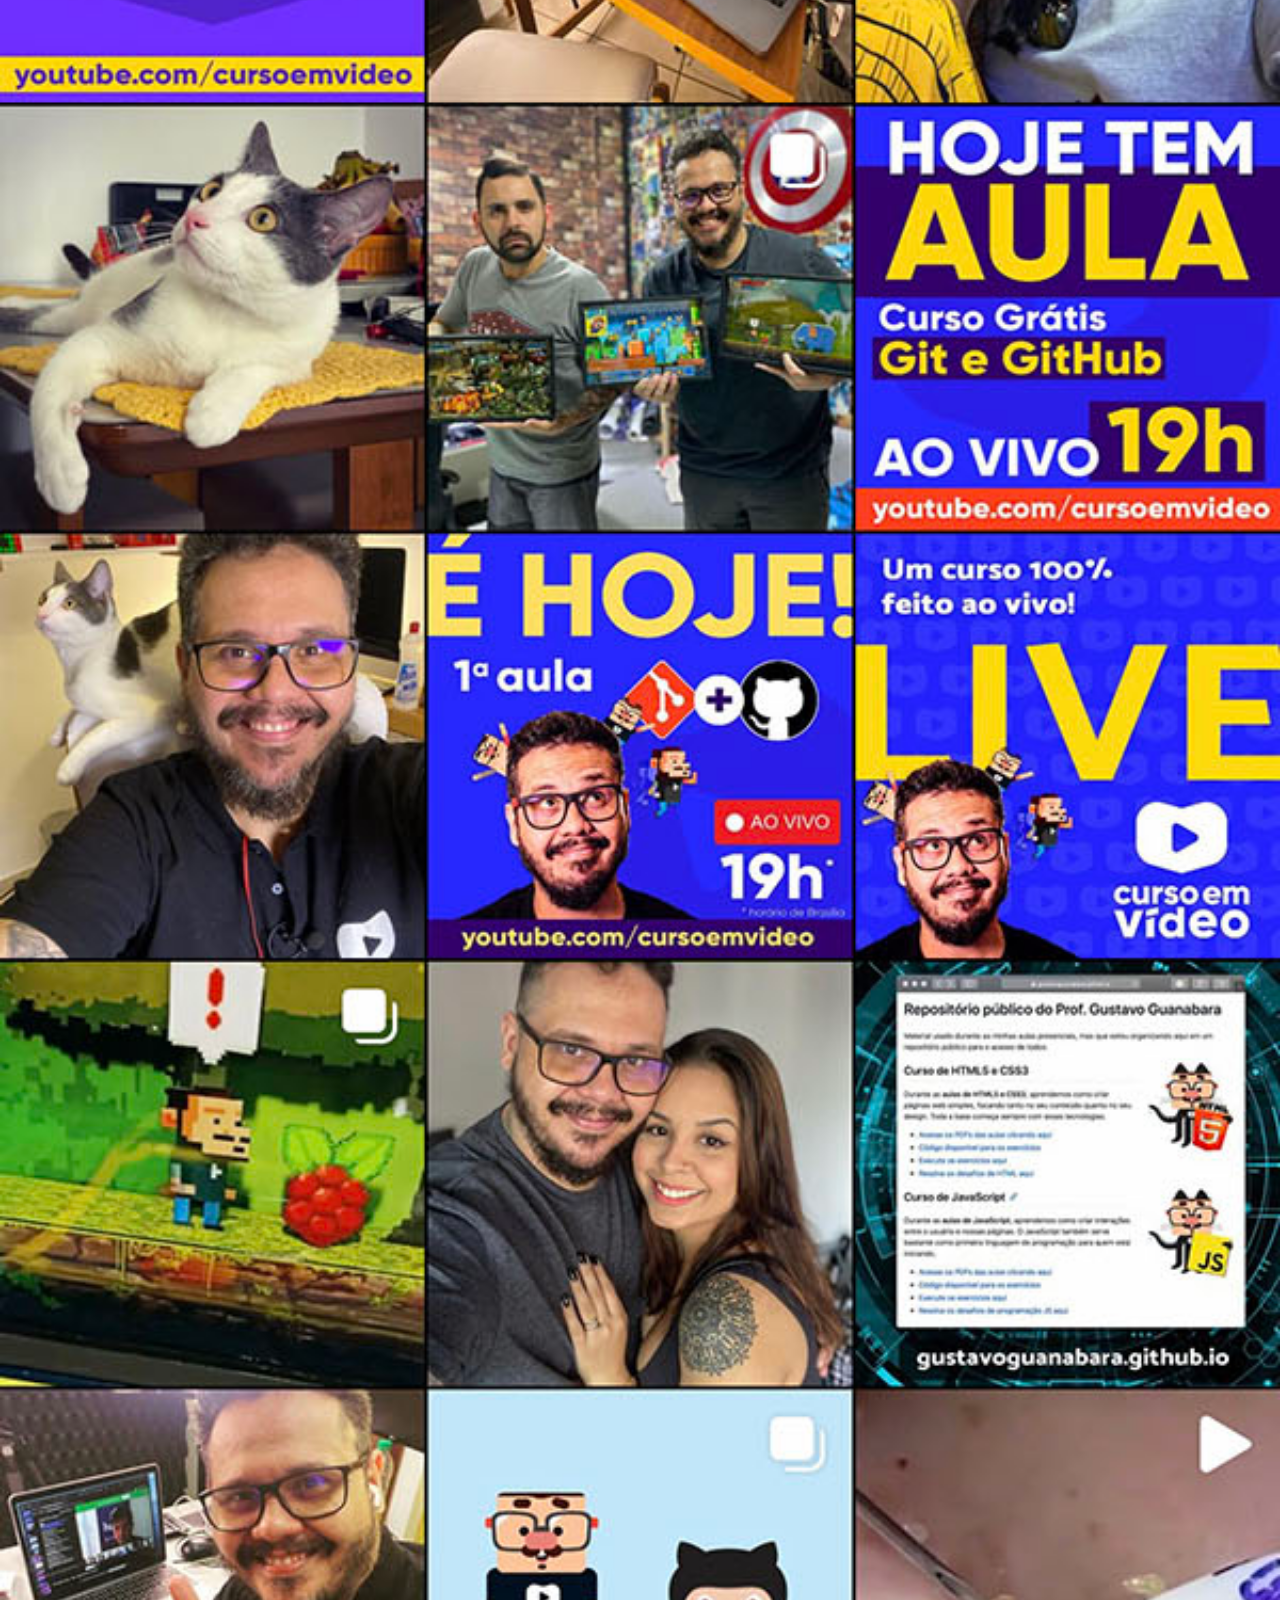
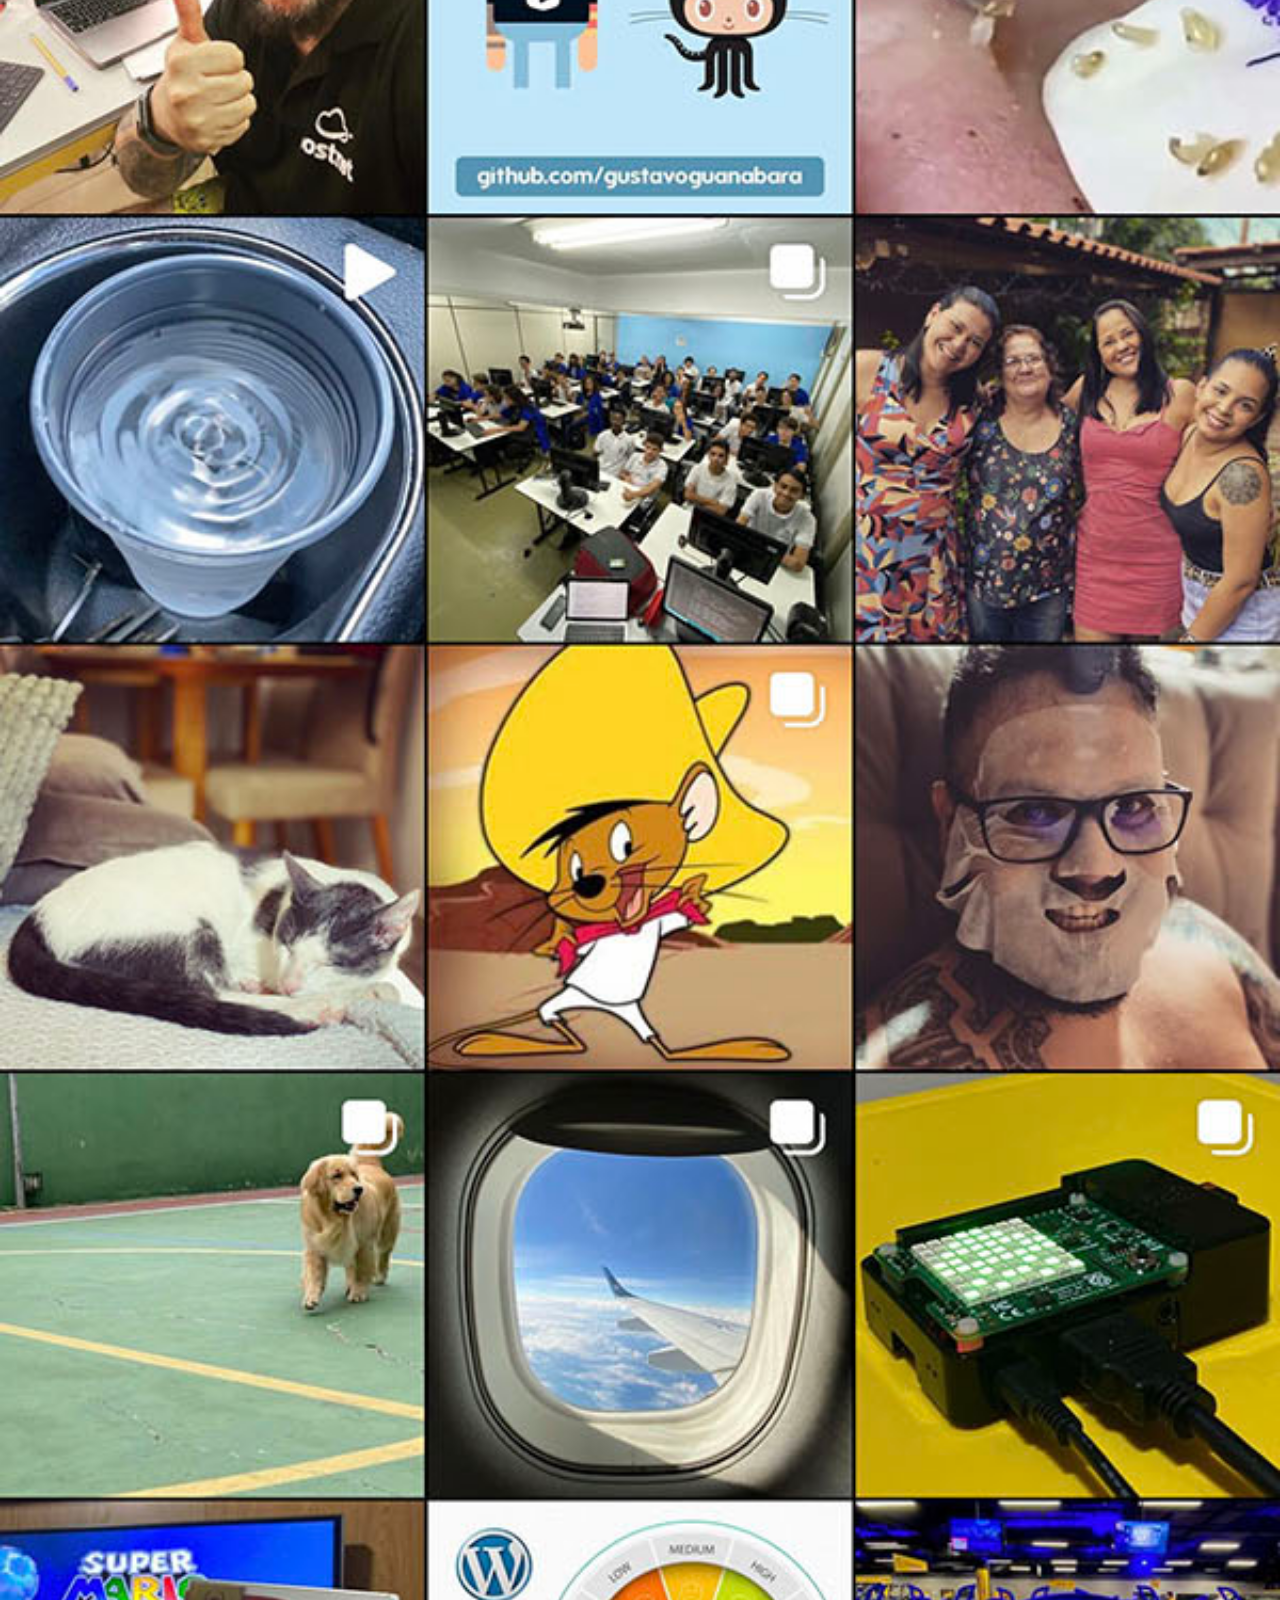
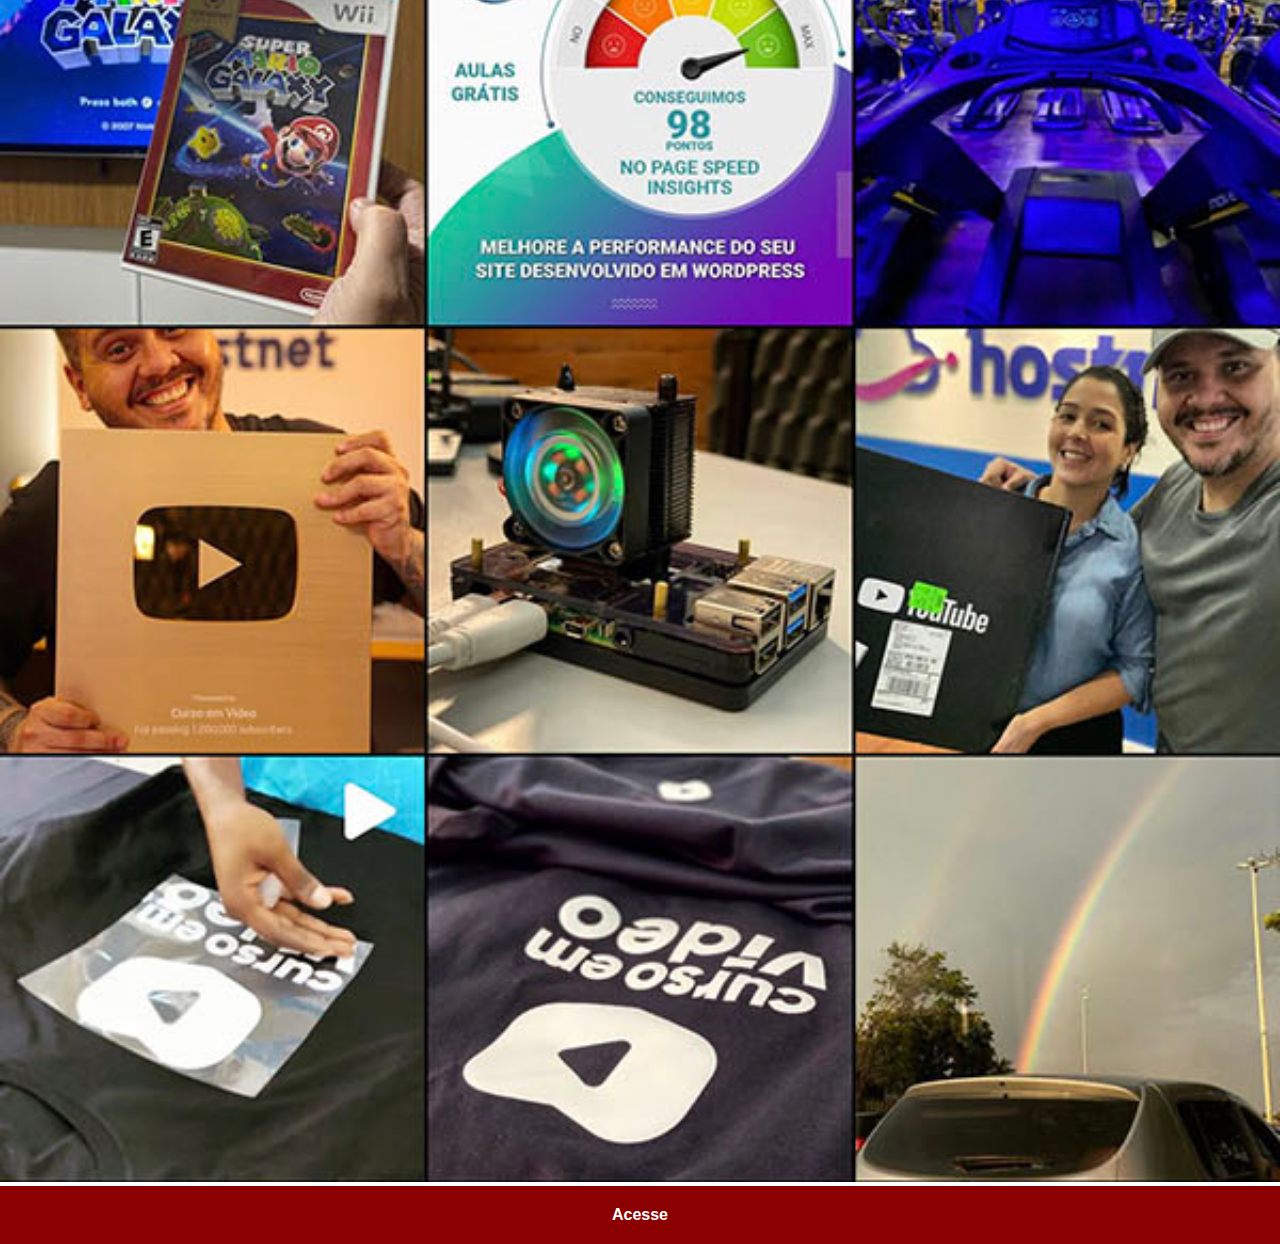
<file: instagram.html>
<!DOCTYPE html>
<html lang="pt-br">
<head>
    <meta charset="UTF-8">
    <meta http-equiv="X-UA-Compatible" content="IE=edge">
    <meta name="viewport" content="width=device-width, initial-scale=1.0">
    <link rel="stylesheet" href="estilos/social.css">
    <title>Instagram</title>
</head>
<body>
    <img src="imagens/tela-instagram.jpg" alt="Instagram">
    <a href="#">Acesse</a>
</body>
</html>
</file>
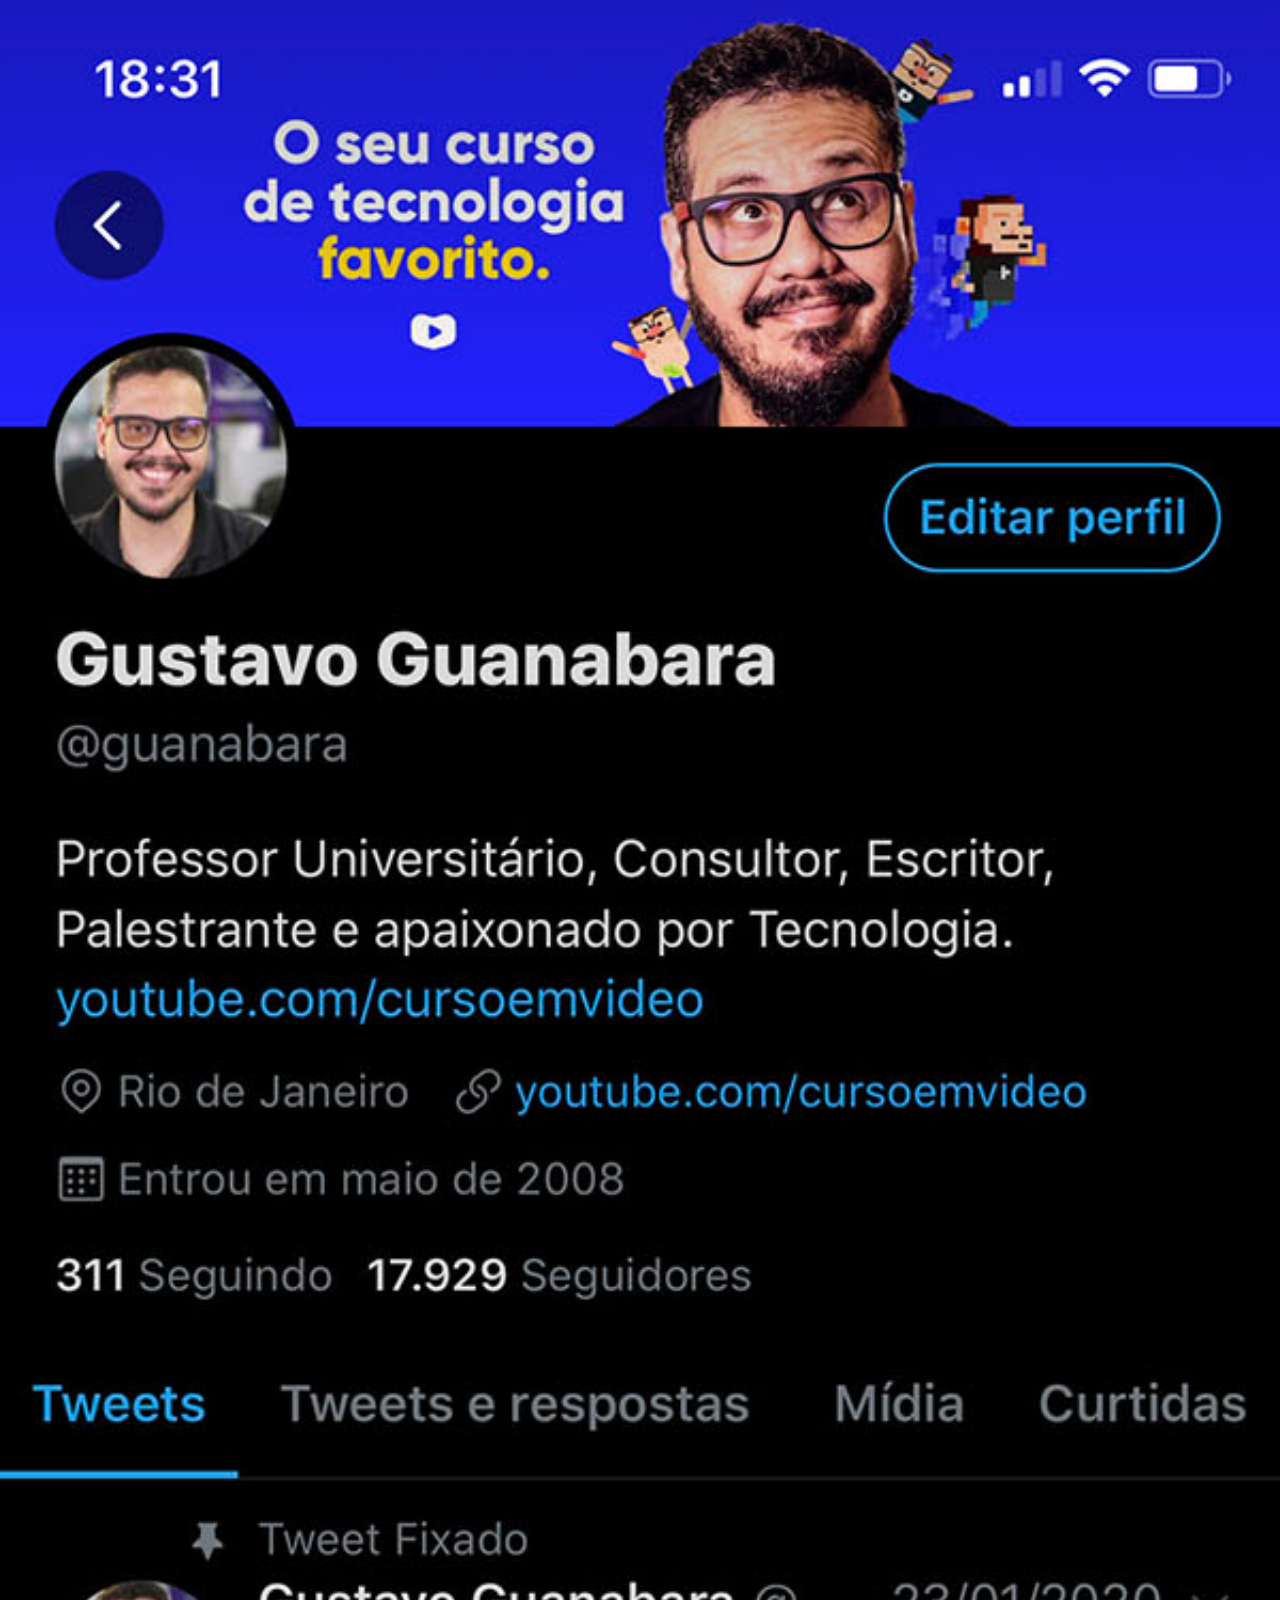
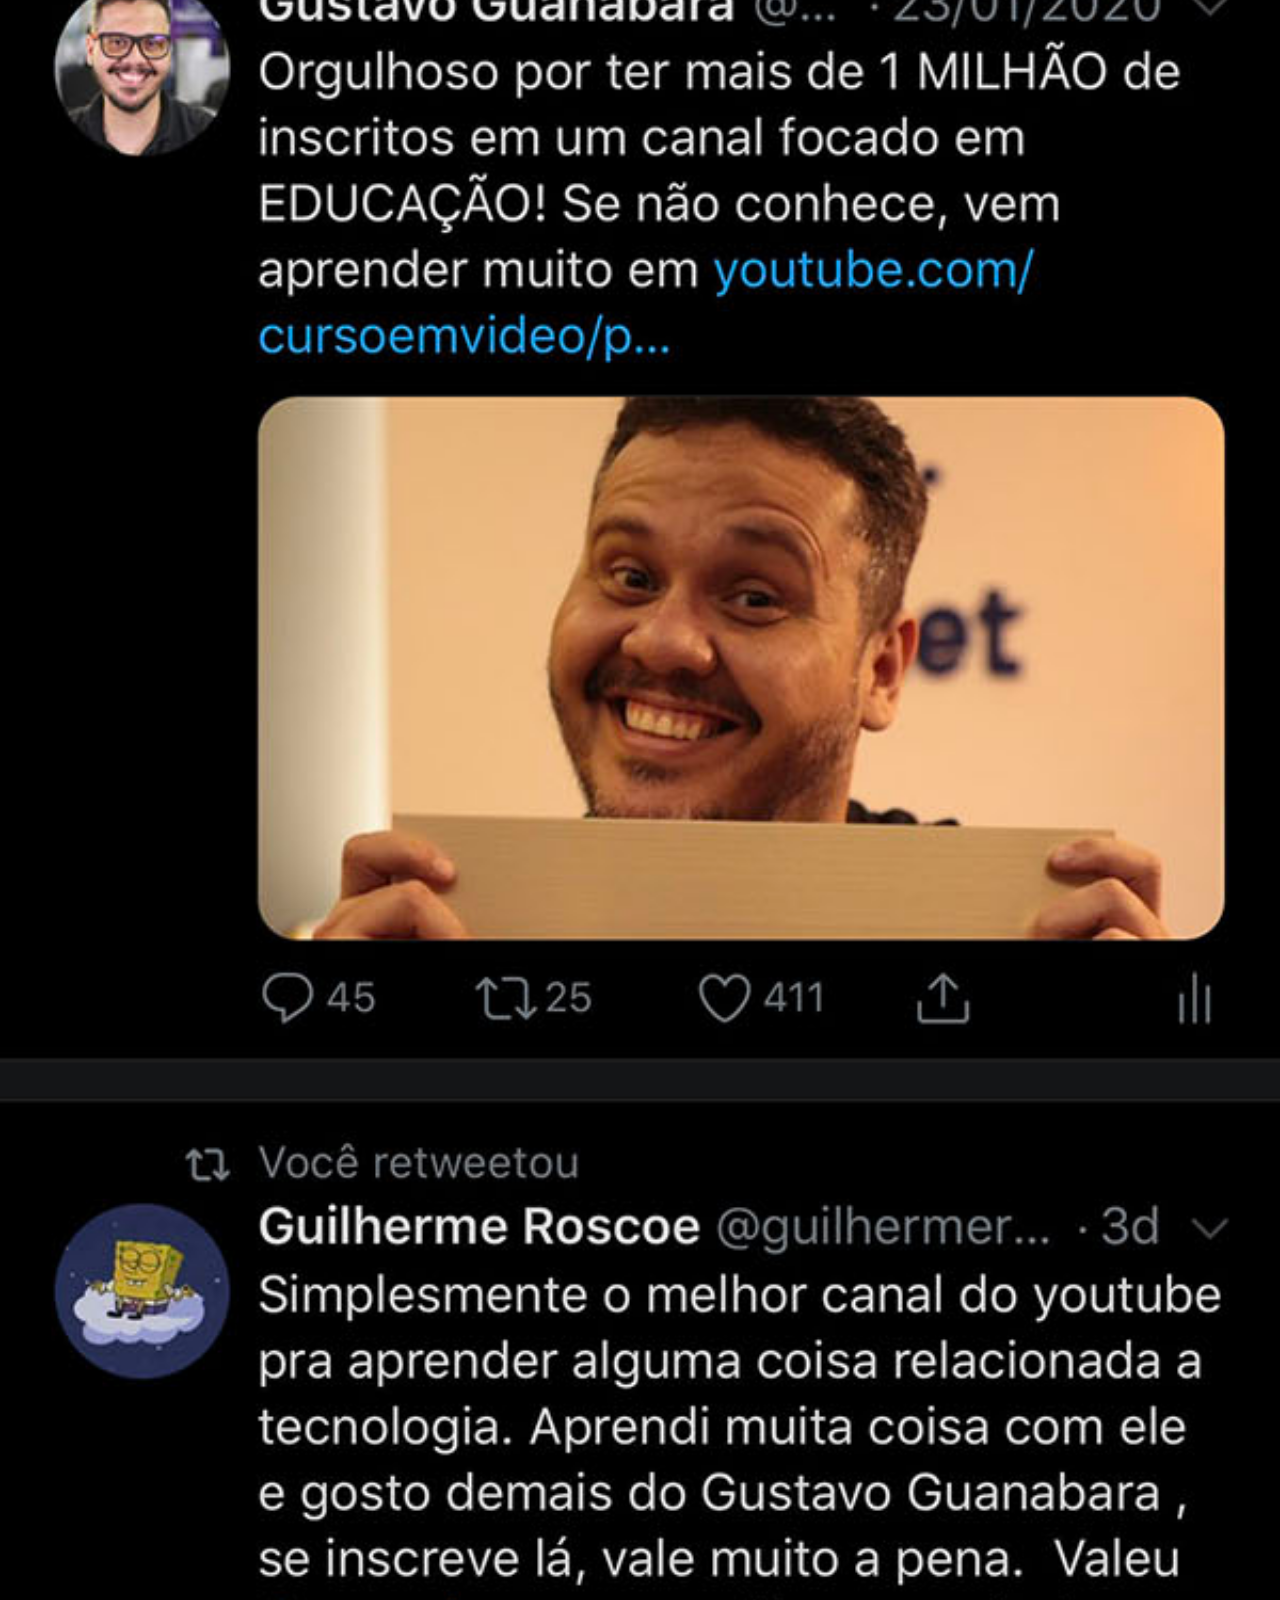
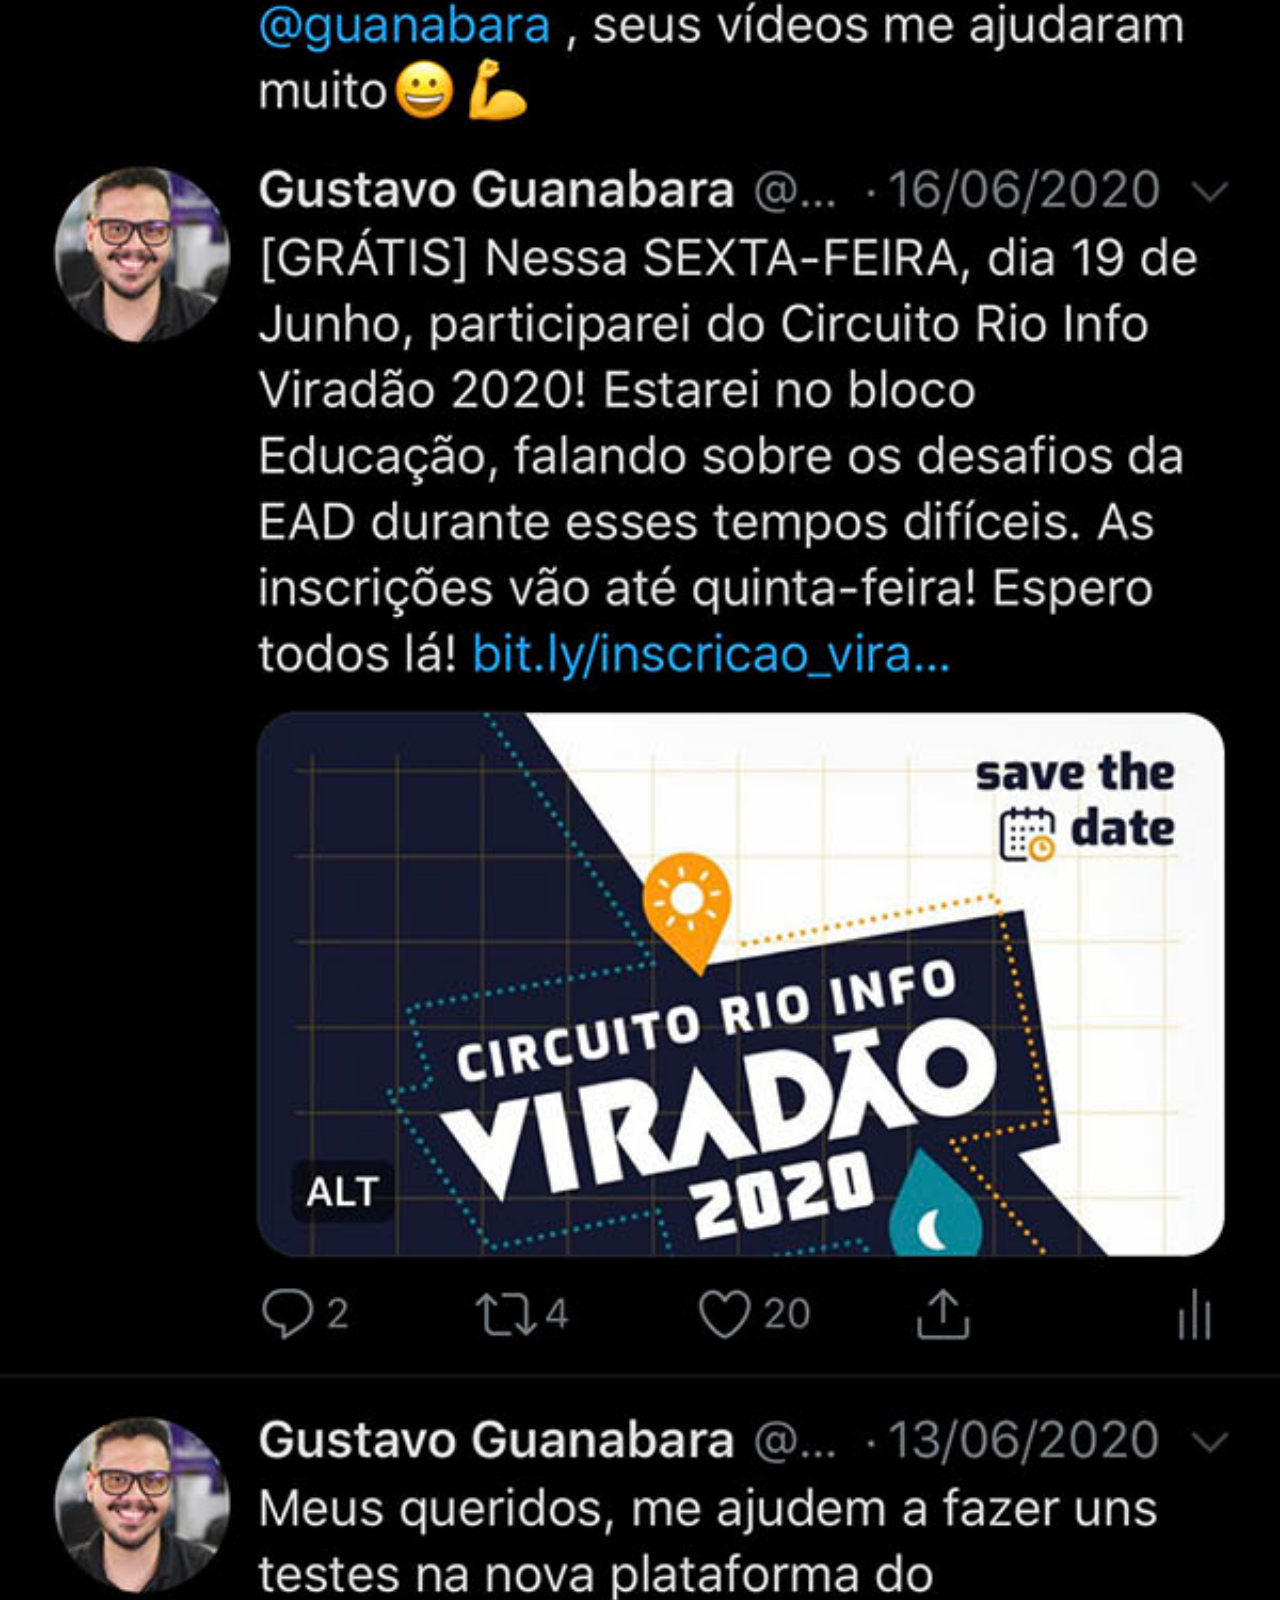
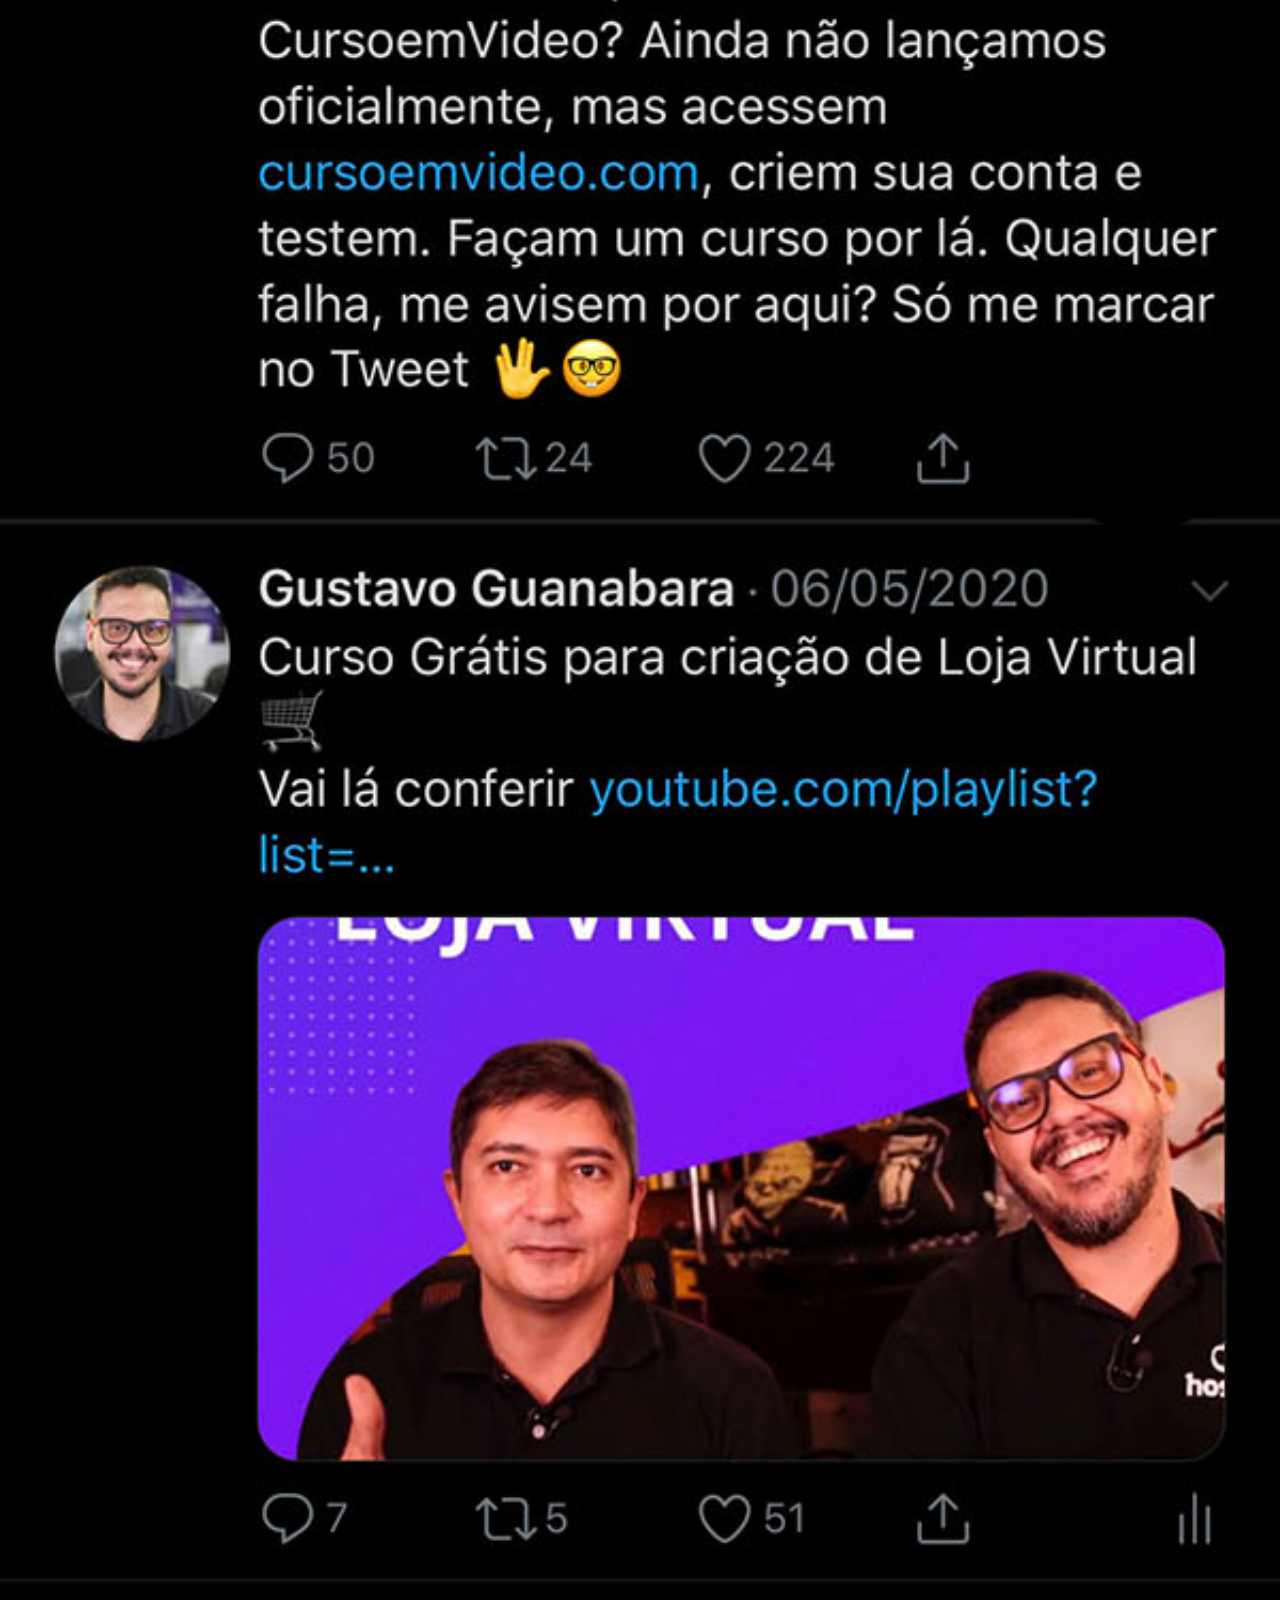
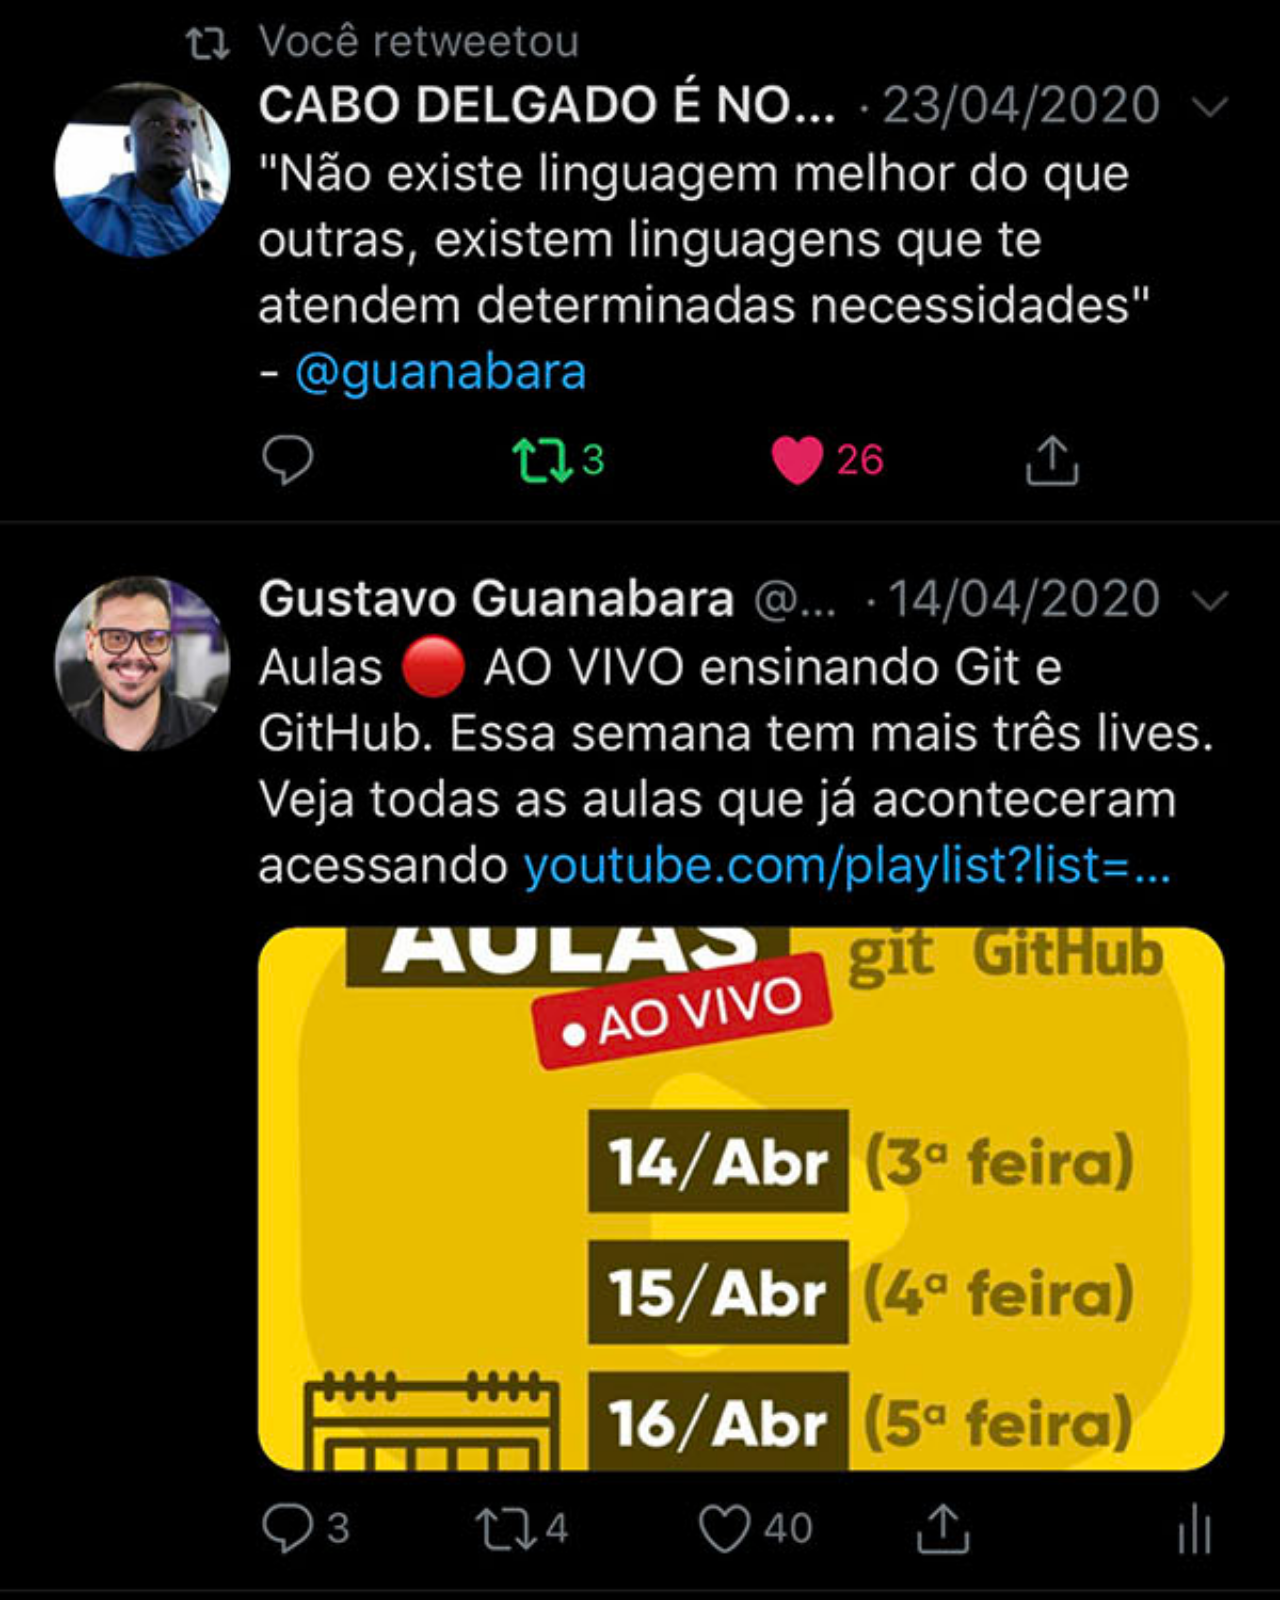
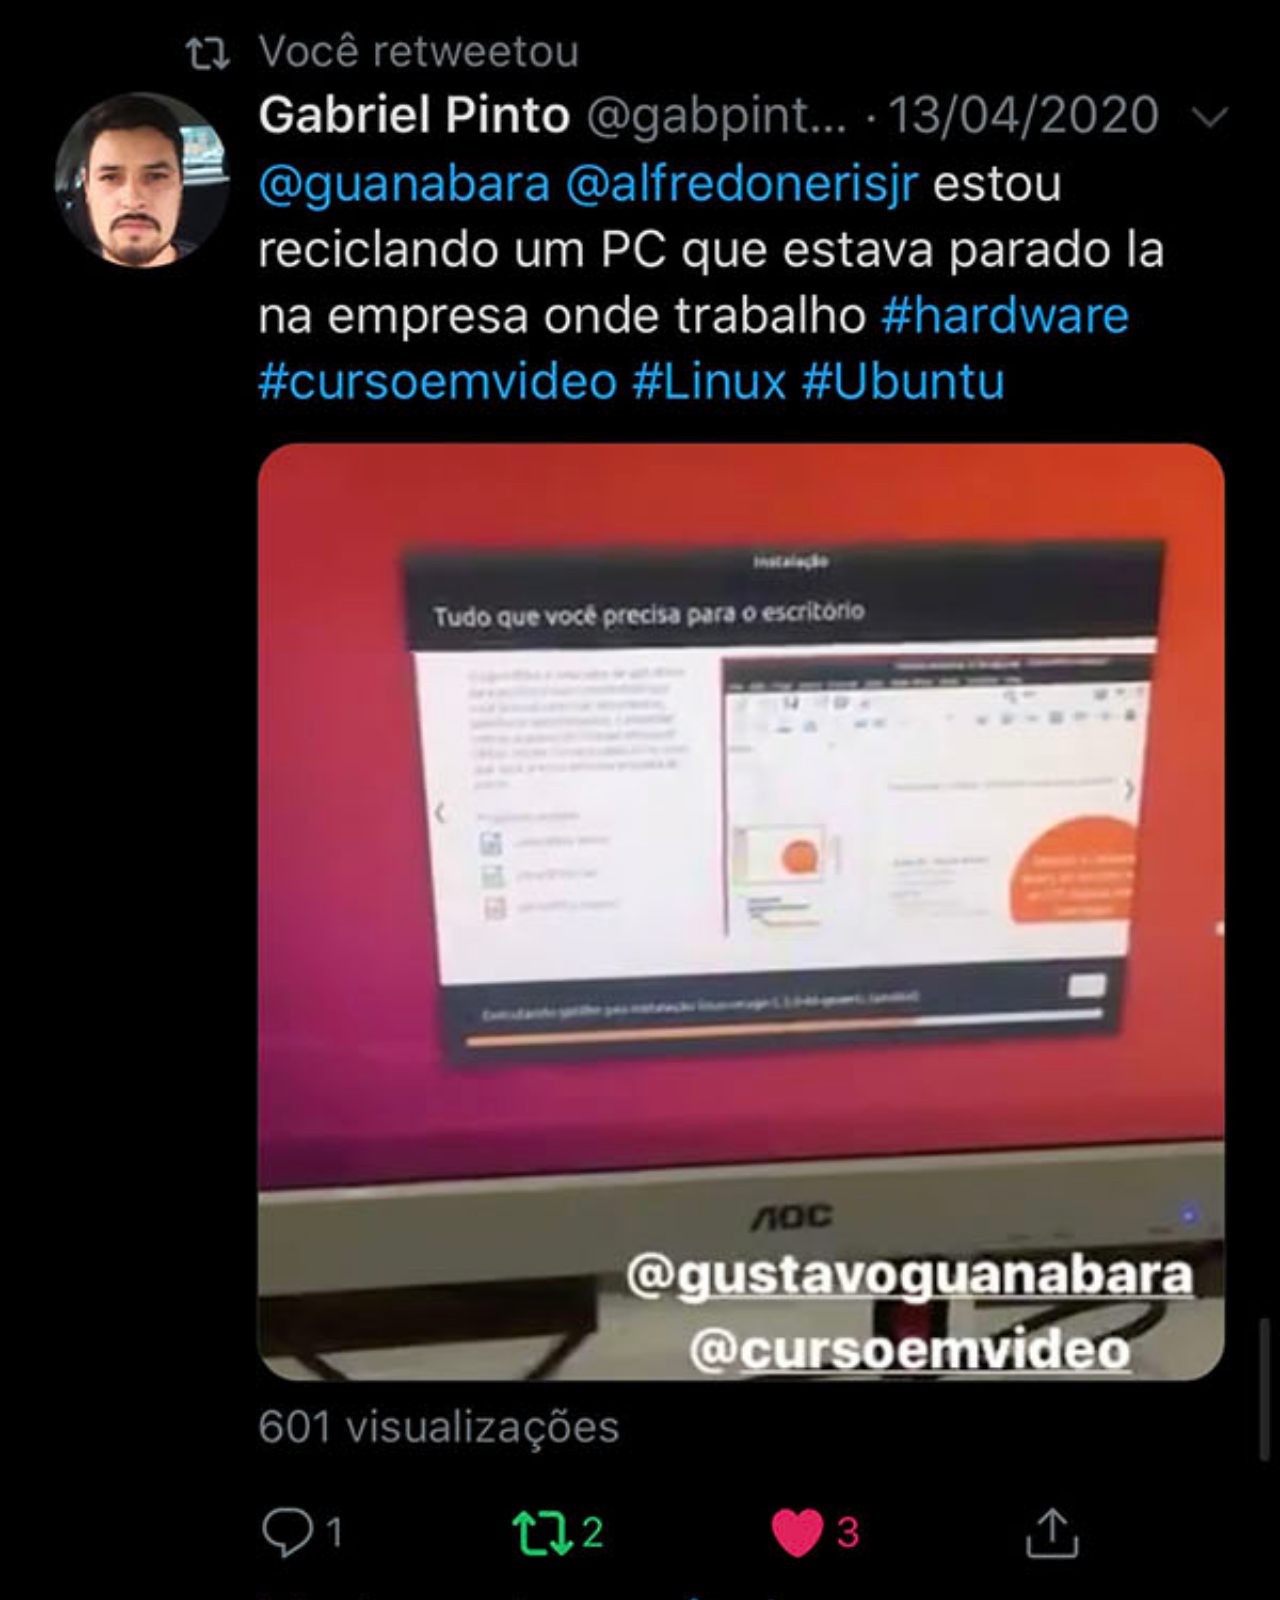
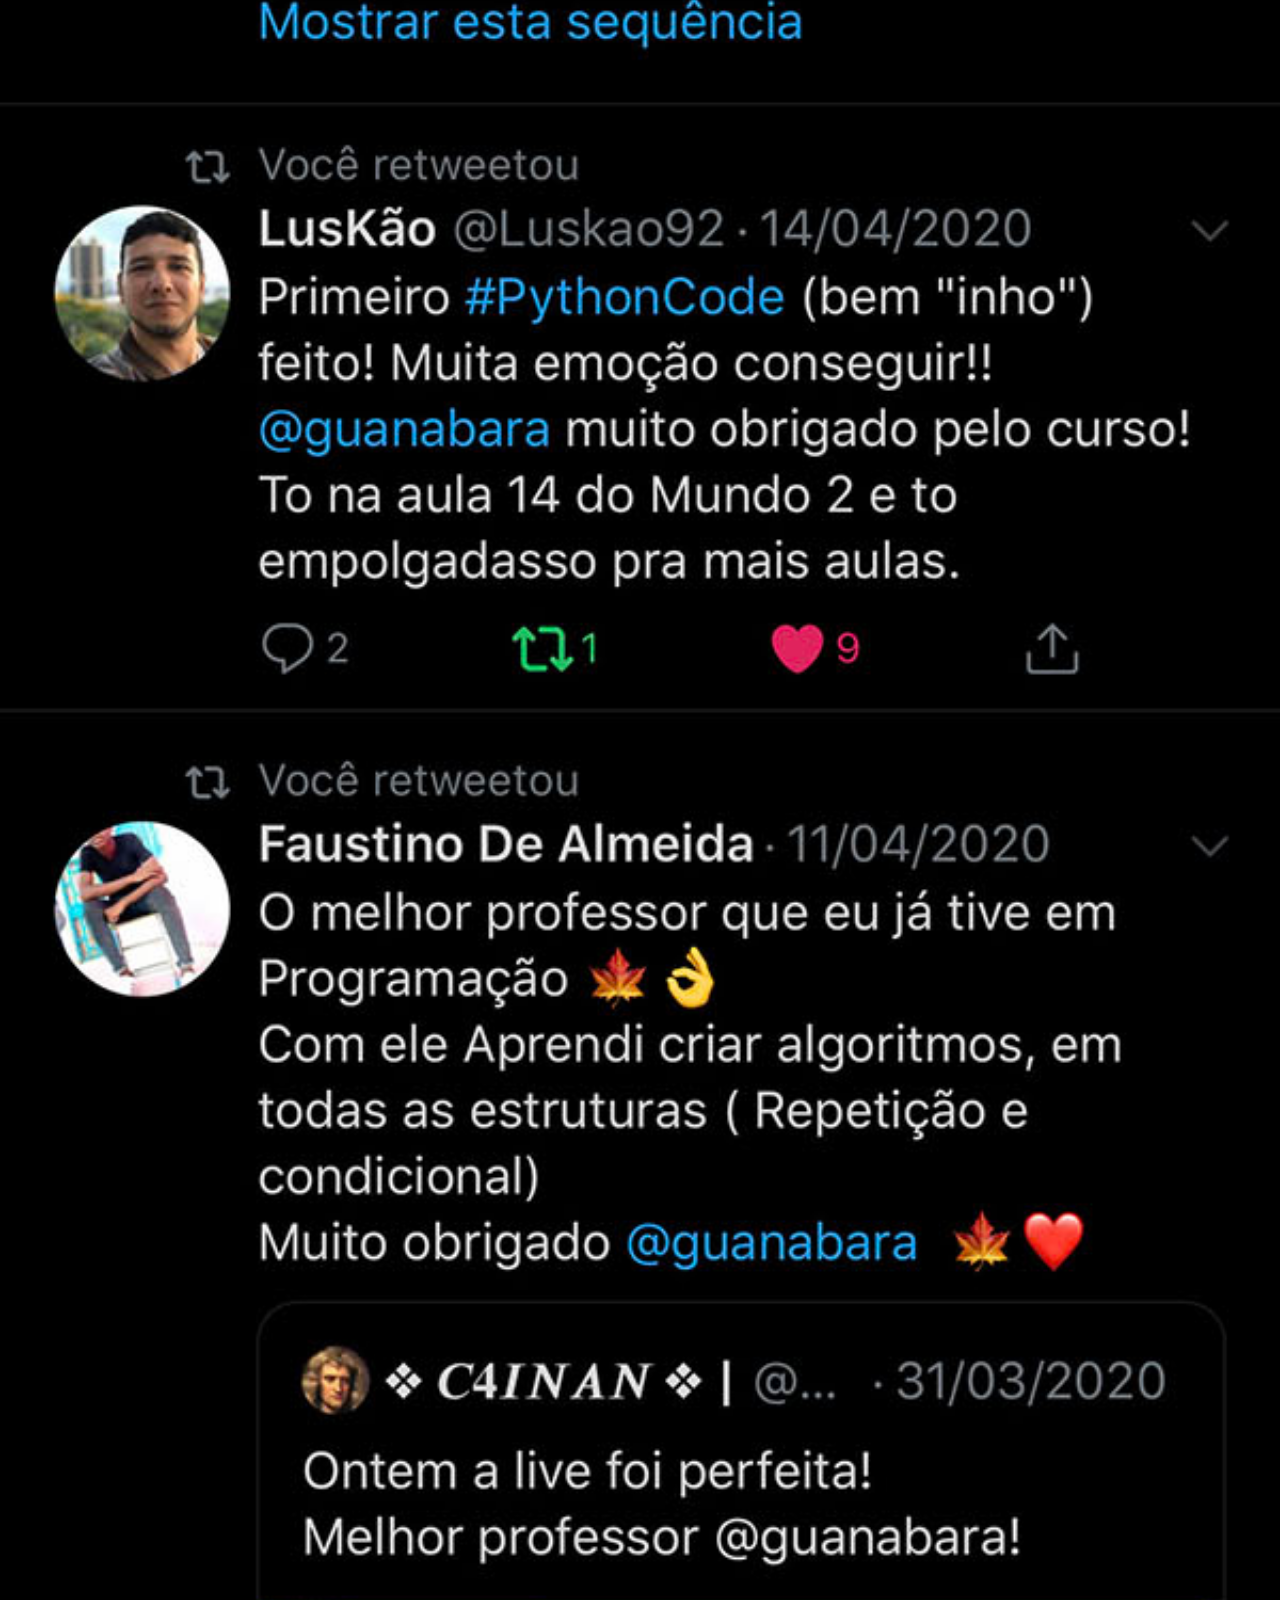
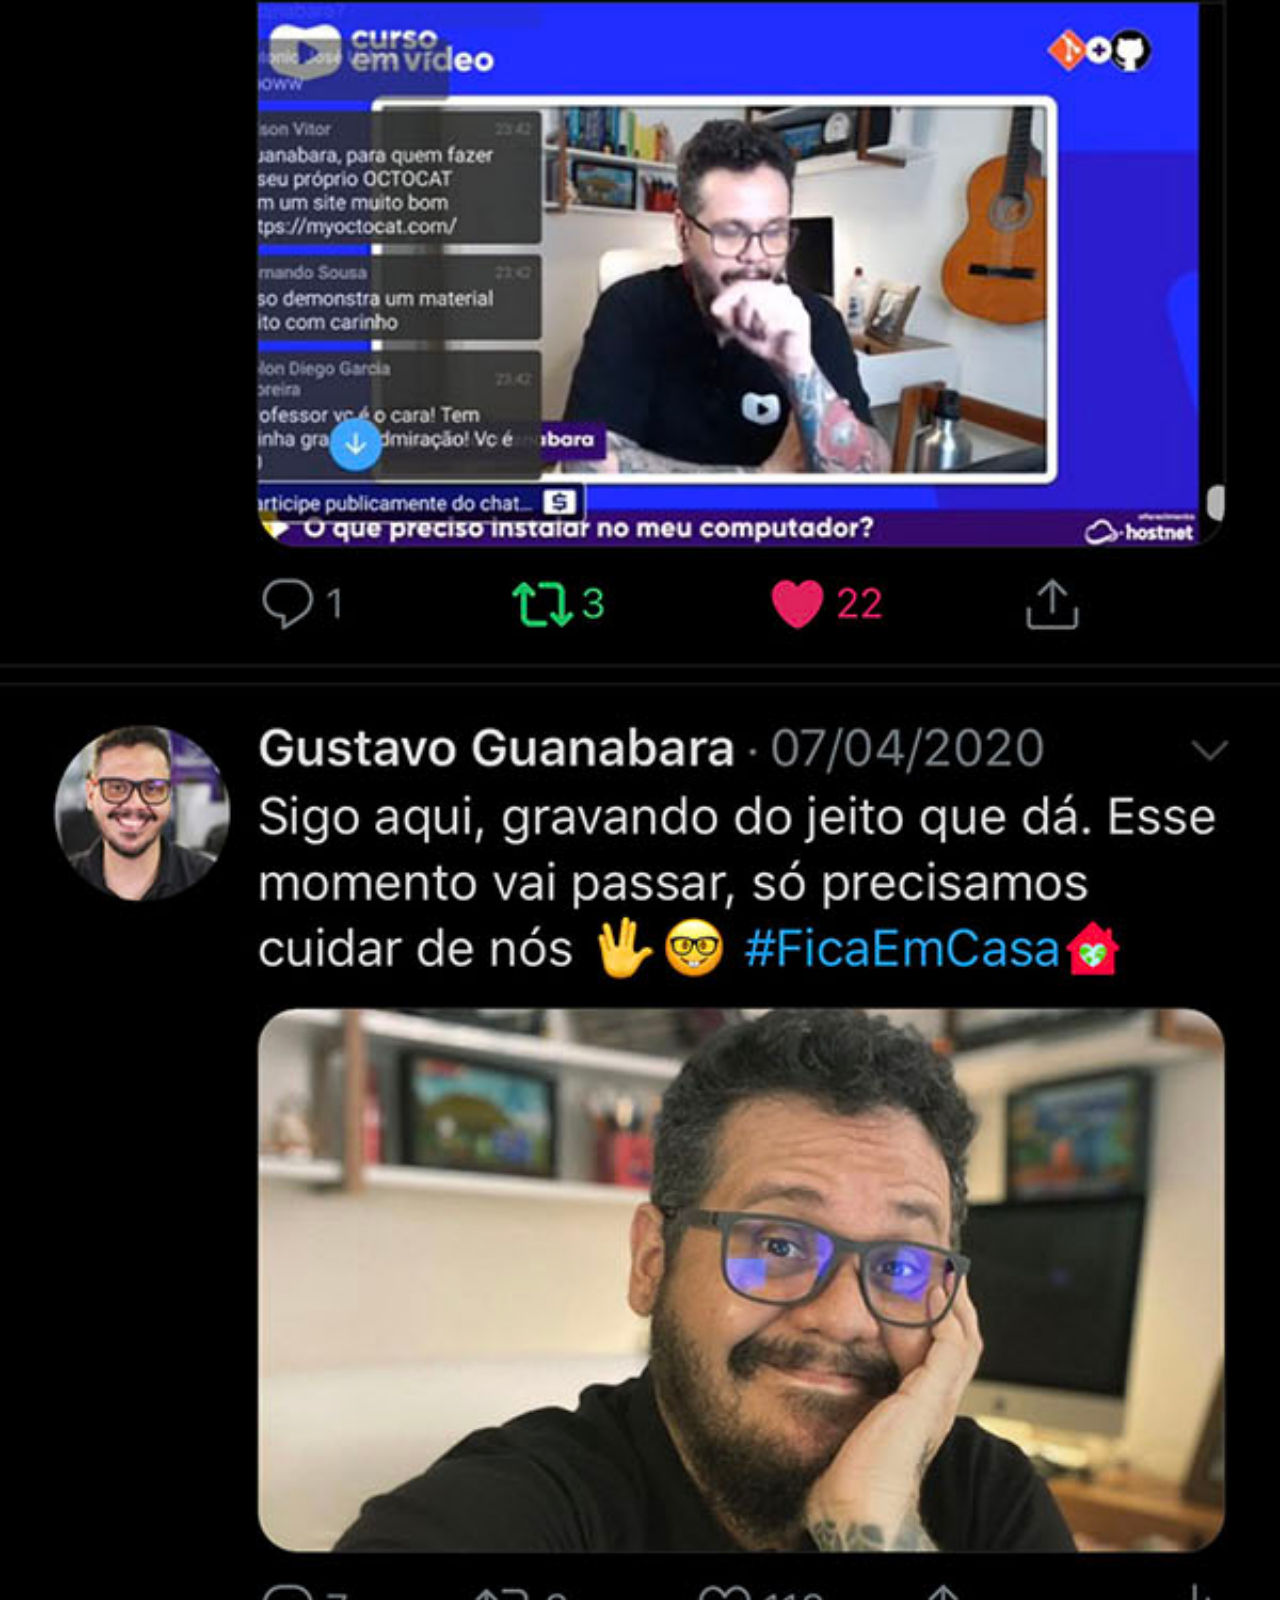
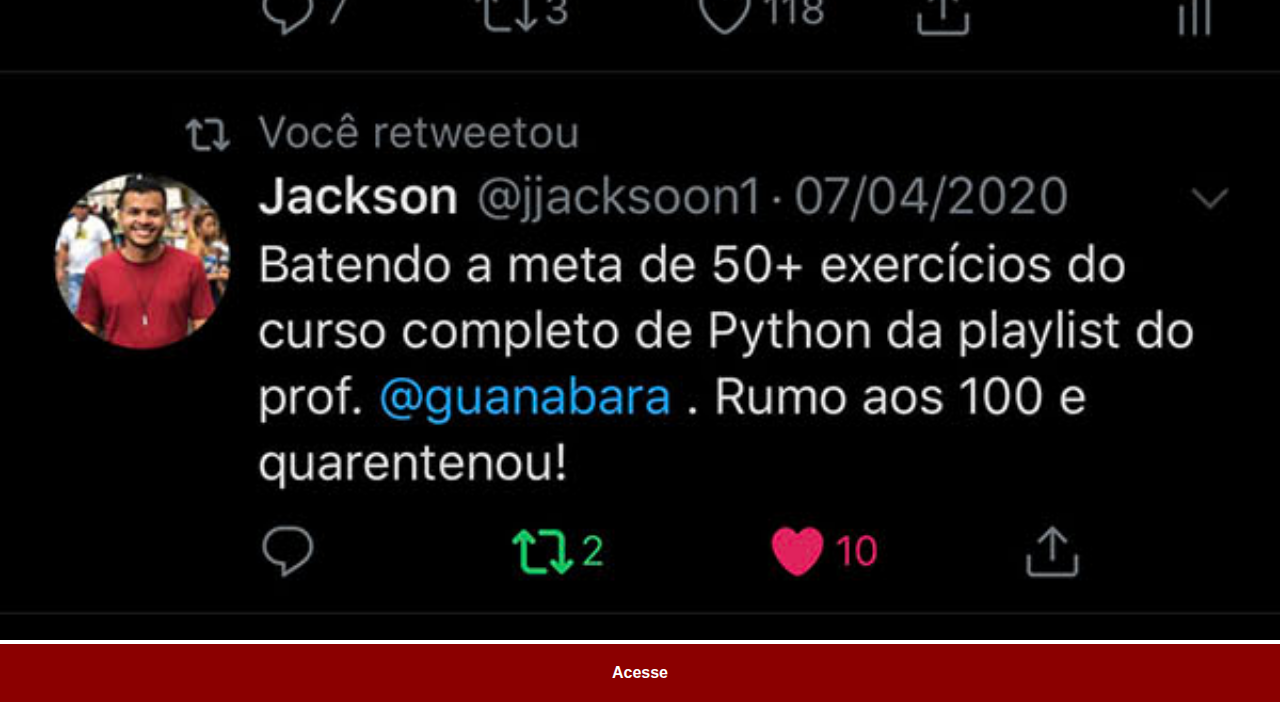
<file: twitter.html>
<!DOCTYPE html>
<html lang="pt-br">
<head>
    <meta charset="UTF-8">
    <meta http-equiv="X-UA-Compatible" content="IE=edge">
    <meta name="viewport" content="width=device-width, initial-scale=1.0">
    <link rel="stylesheet" href="estilos/social.css">
    <title>Twitterent</title>
</head>
<body>
    <img src="imagens/tela-twitter.jpg" alt="Twitter">
    <a href="#">Acesse</a>
</body>
</html>
</file>
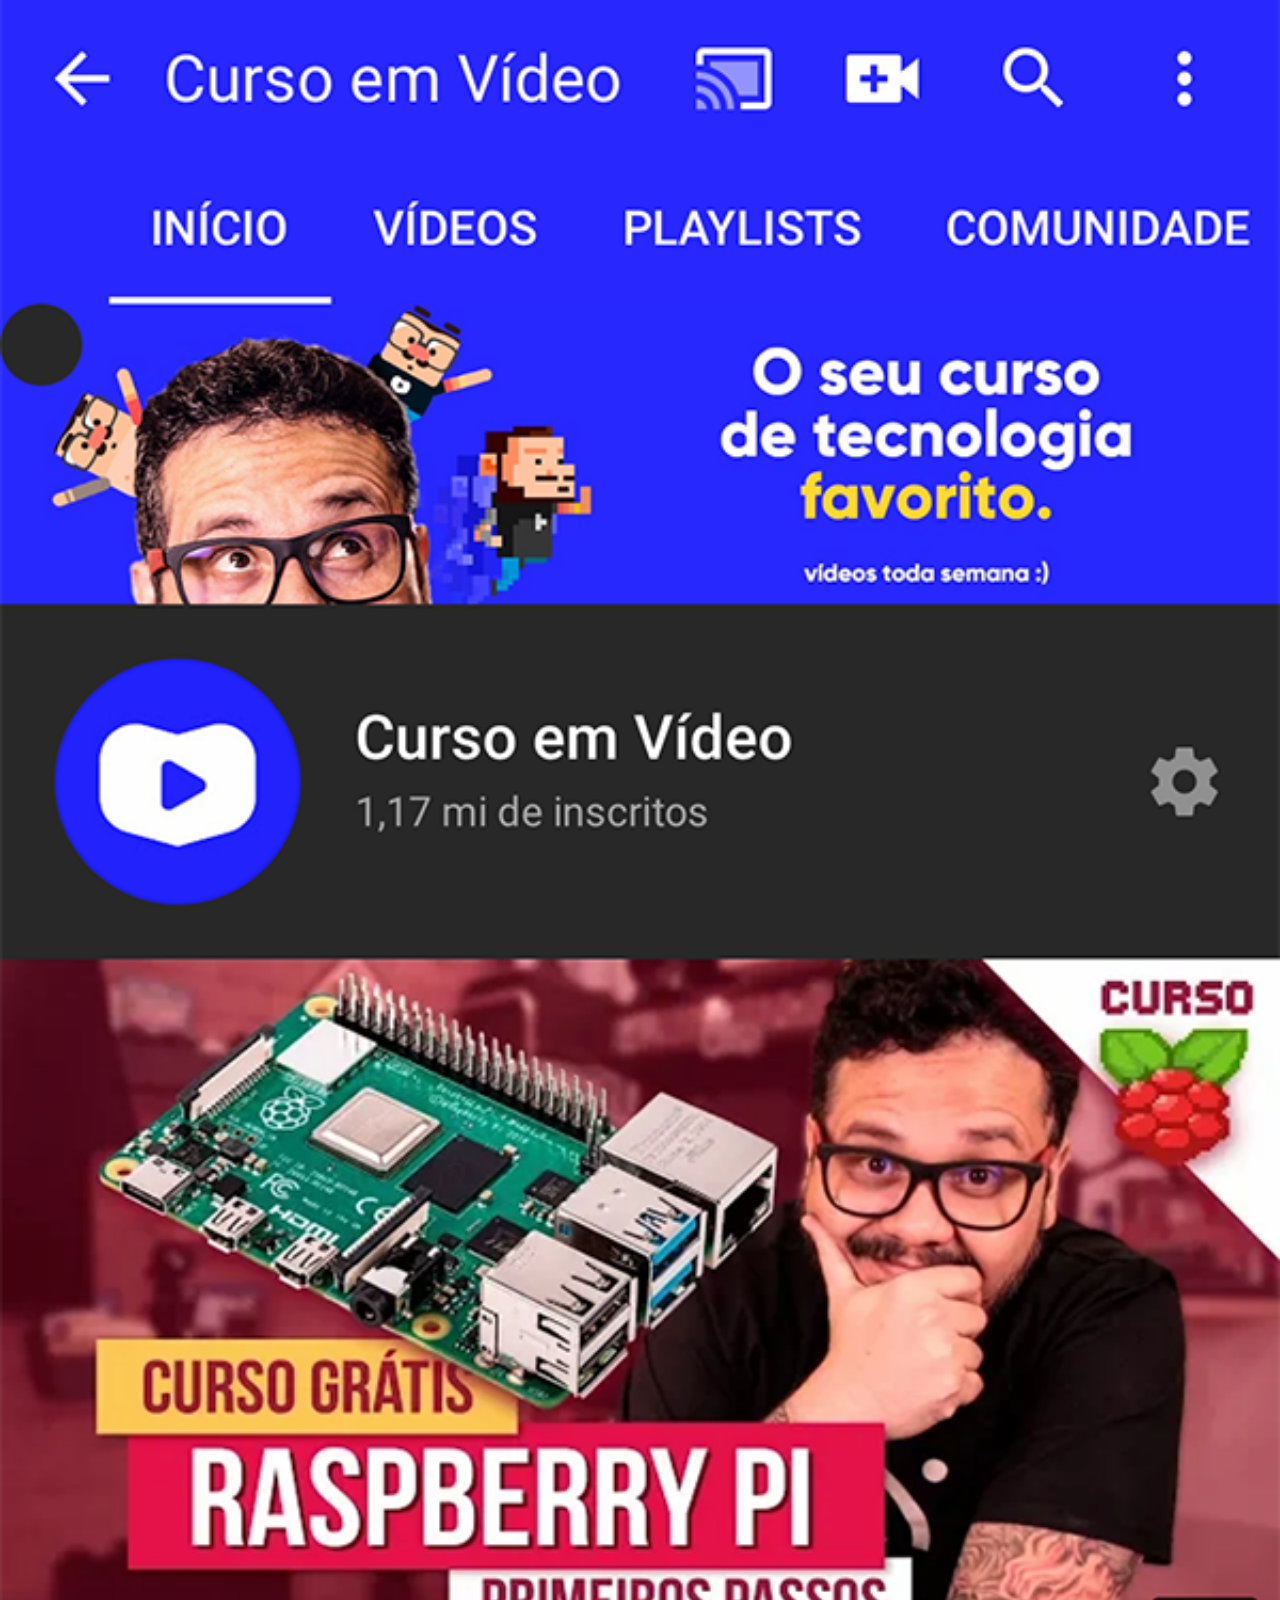
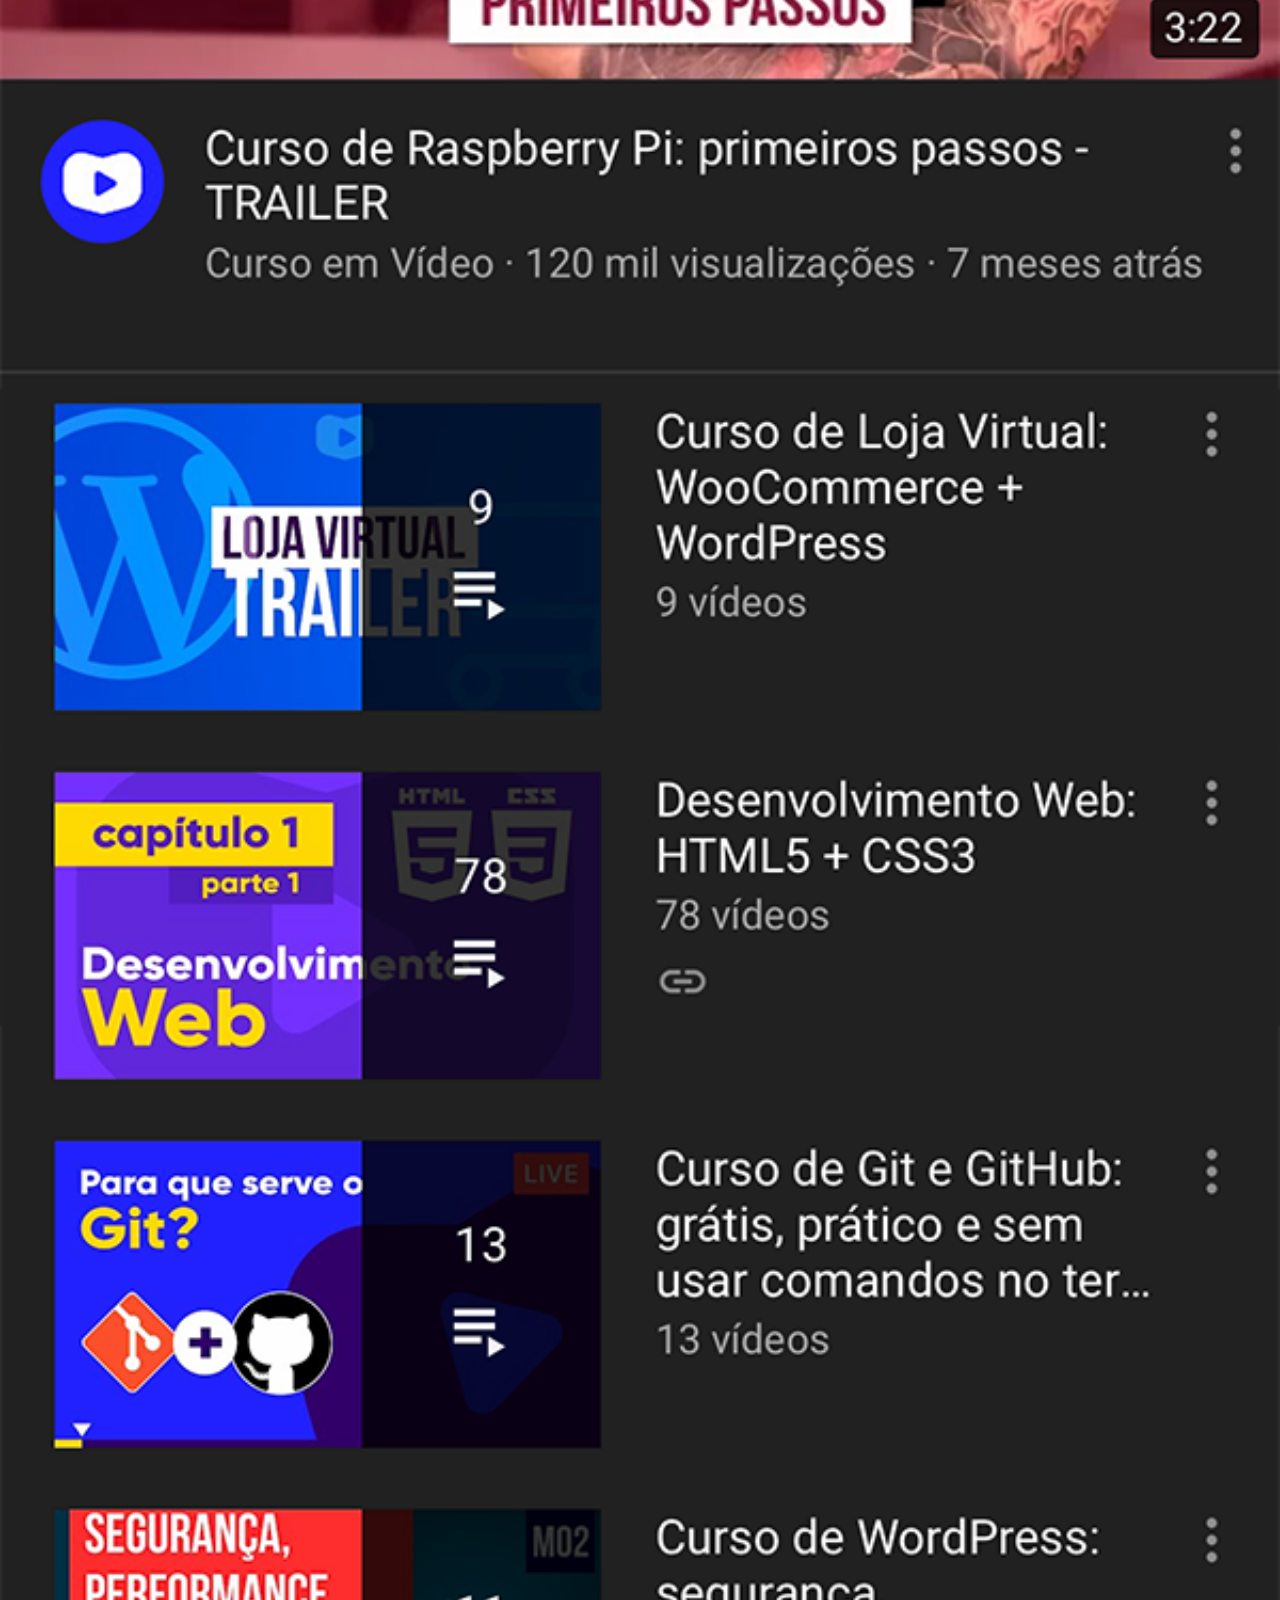
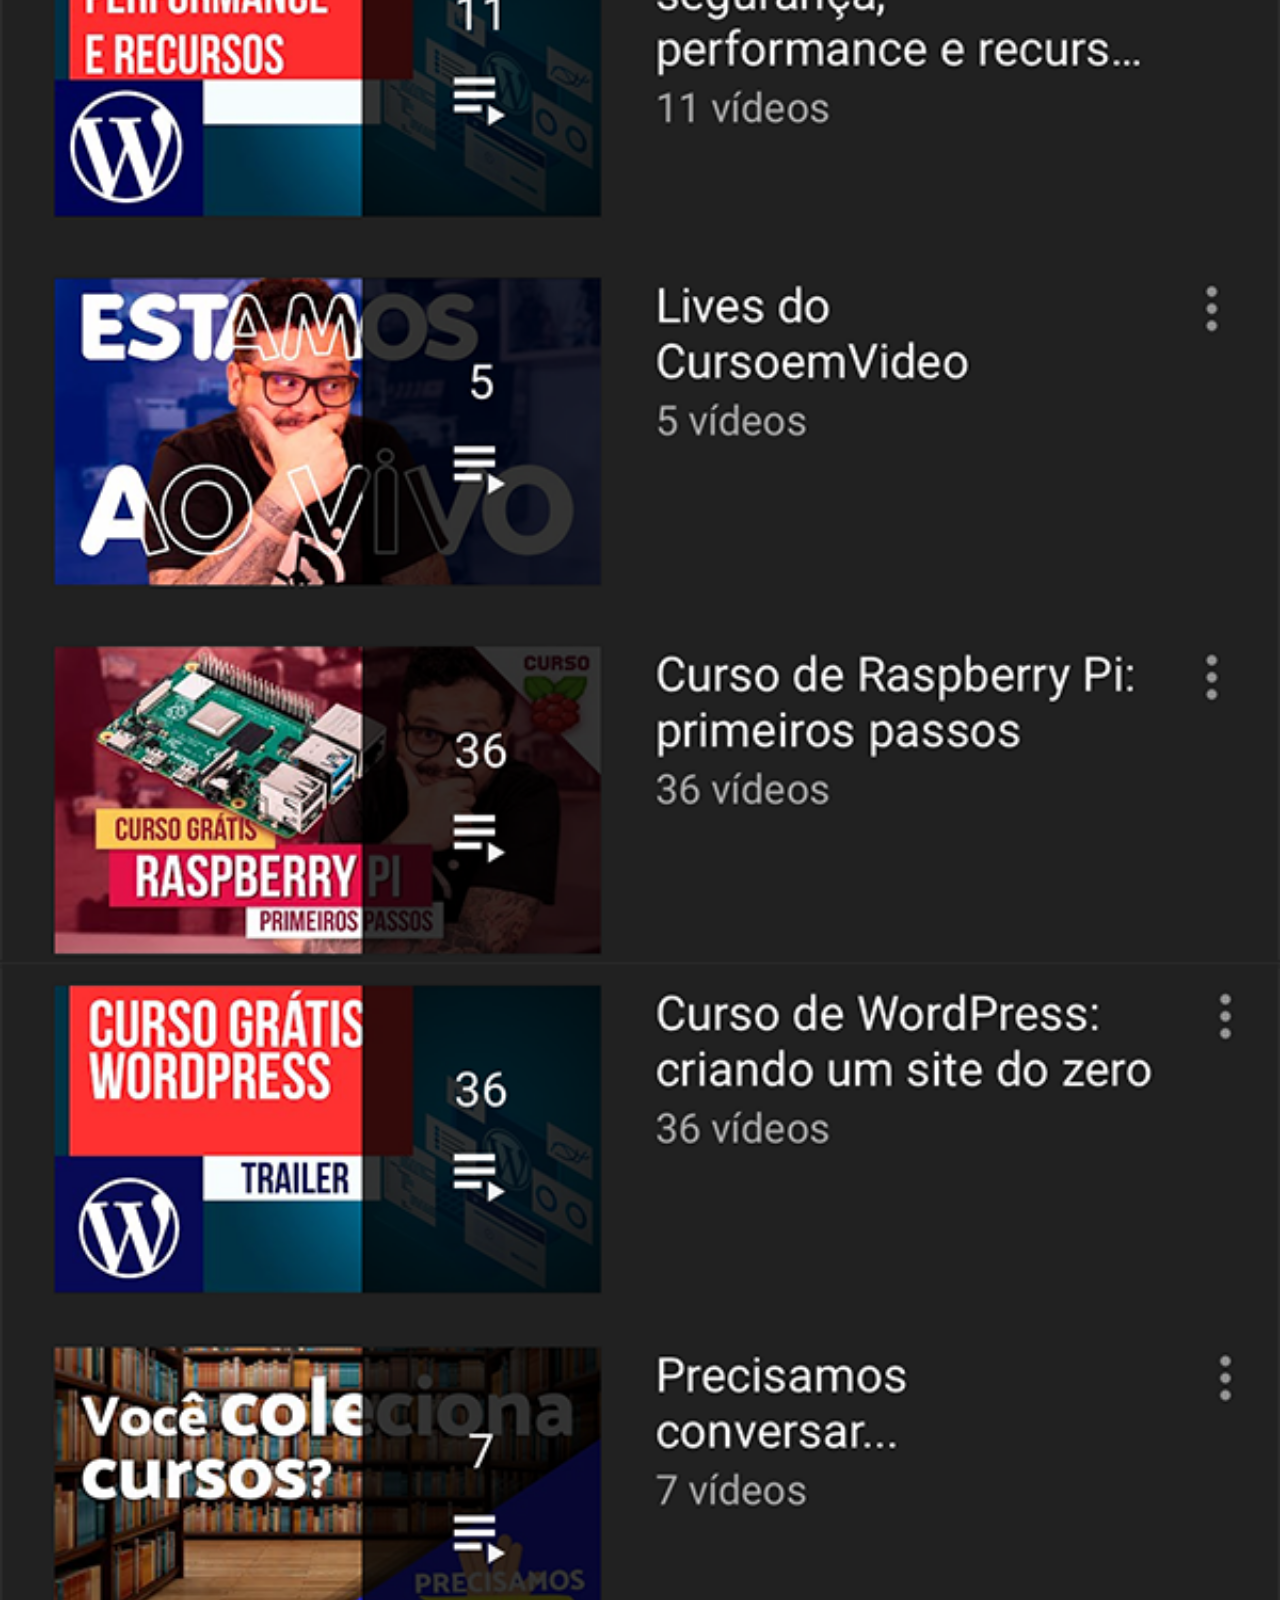
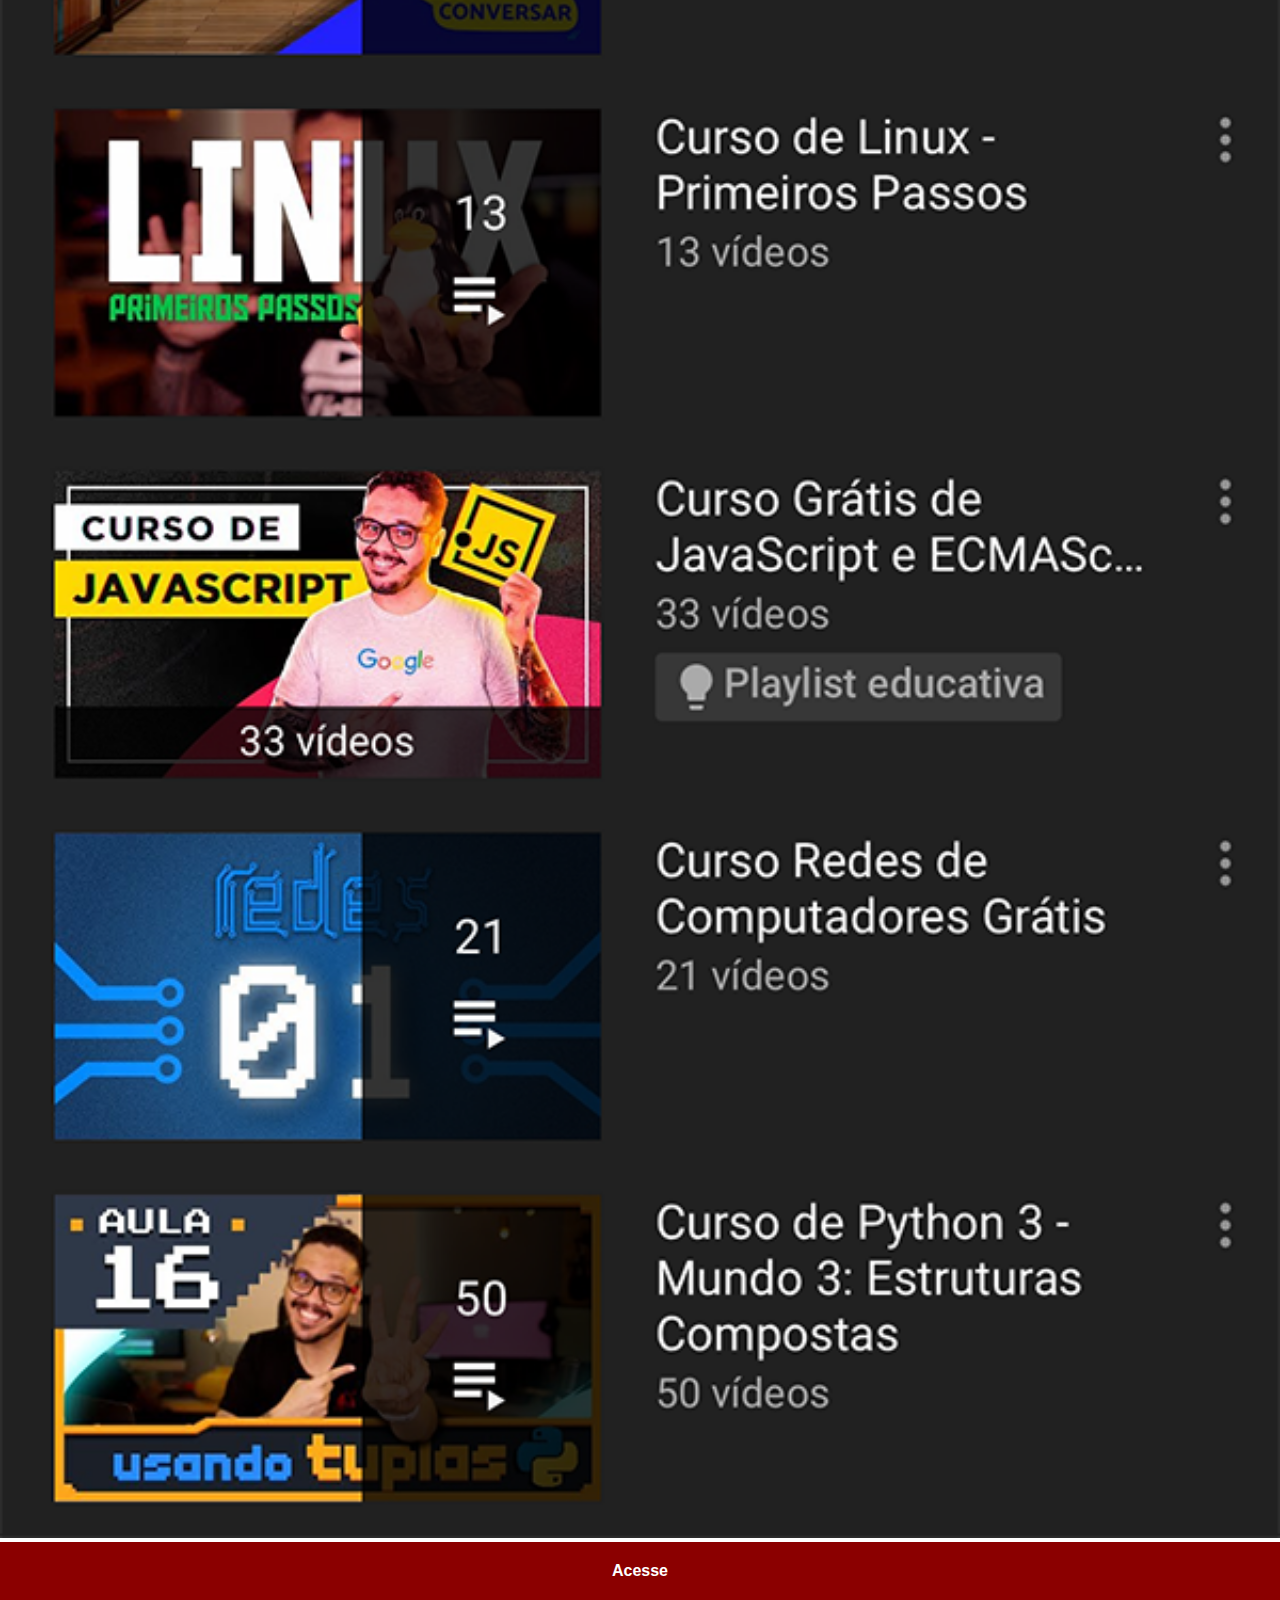
<file: youtube.html>
<!DOCTYPE html>
<html lang="pt-br">
<head>
    <meta charset="UTF-8">
    <meta http-equiv="X-UA-Compatible" content="IE=edge">
    <meta name="viewport" content="width=device-width, initial-scale=1.0">
    <link rel="stylesheet" href="estilos/social.css">
    <title>Youtube</title>
</head>
<body>
    <img src="imagens/tela-youtube.png" alt="youtube">
    <a href="https://www.youtube.com/@CursoemVideo/playlists" target="_blank">Acesse</a>
</body>
</html>
</file>
<file: estilos/style.css>
@charset "UTF-8";

* {
    margin: 0px;
    padding: 0px;
    font-family: Arial, Helvetica, sans-serif;
}

html , body {
    height: 100vh;
    width:100vw ;
    background-color: black;
}

body {
    background: url('../imagens/fundo-madeira.jpg') no-repeat top center;
    background-size: cover;
    background-attachment: fixed;
}

main {
    position: relative;
    height: 100vh;
    
}

section#telefone {
    position: absolute;
    top: 50%;
    left: 50%;
    transform: translate(-50%,-50%);
    
    height: 627px;
    width: 311px;
    background: url('../imagens/frame-iphone.png') no-repeat;
}

iframe#tela {
    position: relative;
    top: 80px;
    left: 22px;
    width:267px ;
    height:471px ;
}

section#redes-sociais {
    text-align: right;
}

section#redes-sociais img {
    width: 50px;
    margin: 10px;
    border-radius: 50%;
    box-shadow: 2px 2px 5px rgba(0, 0, 0, 0.418);
    box-sizing: border-box;
}

section#redes-sociais img:hover {
    border: 2px solid rgba(255, 255, 255, 0.623);
    transform: translate(-3px,-3px);
    box-shadow: 5px 5px 10px rgba(0, 0, 0, 0.637);
    transition: transform 0.4s, border .4s;
}
</file>
<file: estilos/social.css>
@charset "UTF-8";

* {
    margin: 0px;
    padding: 0px;
    font-family: Arial, Helvetica, sans-serif;
}

::-webkit-scrollbar {
    width: 0px;
    height: 0px;
}
a {
    display: block;
    background-color: darkred;
    color: white;
    padding: 20px;
    text-align: center;
    font-weight: bolder;
    text-decoration: none;
}

a:hover {
    background-color: red;
}
img {
    width: 100vw;
}
</file>
